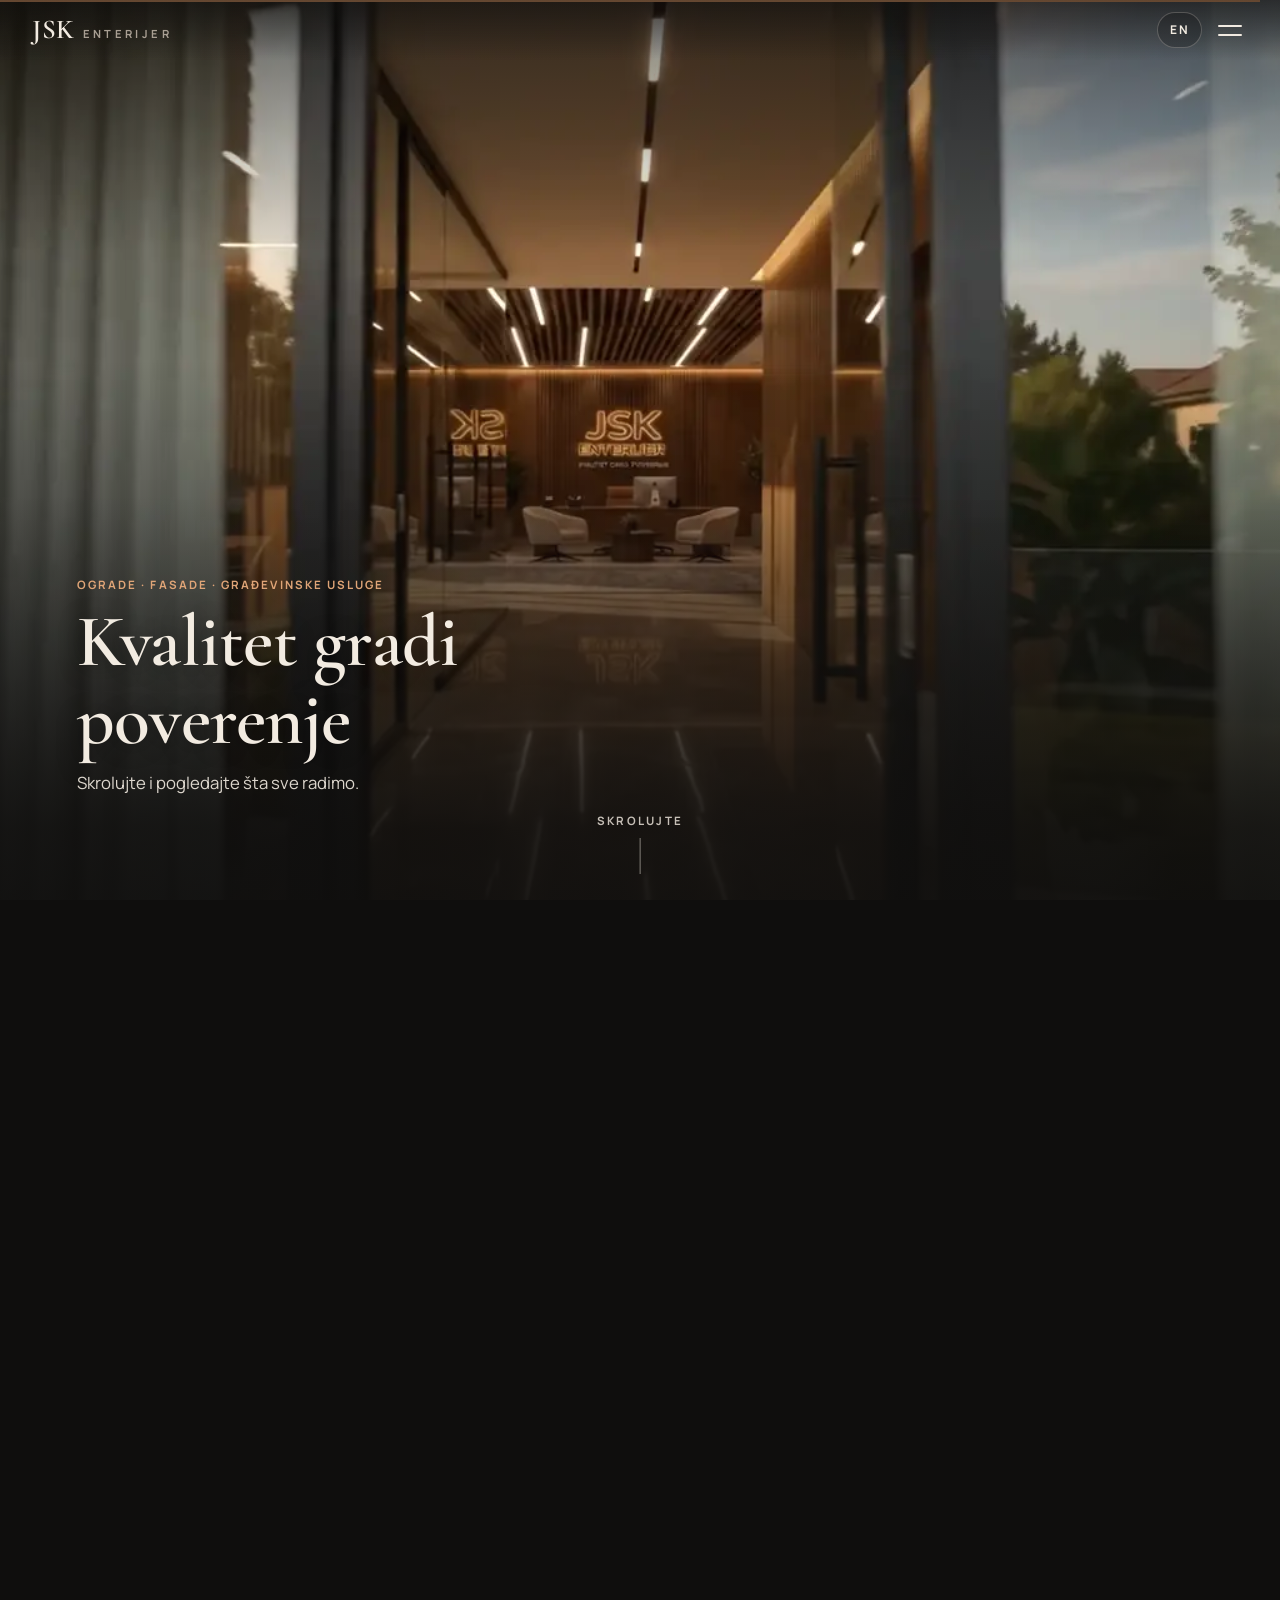
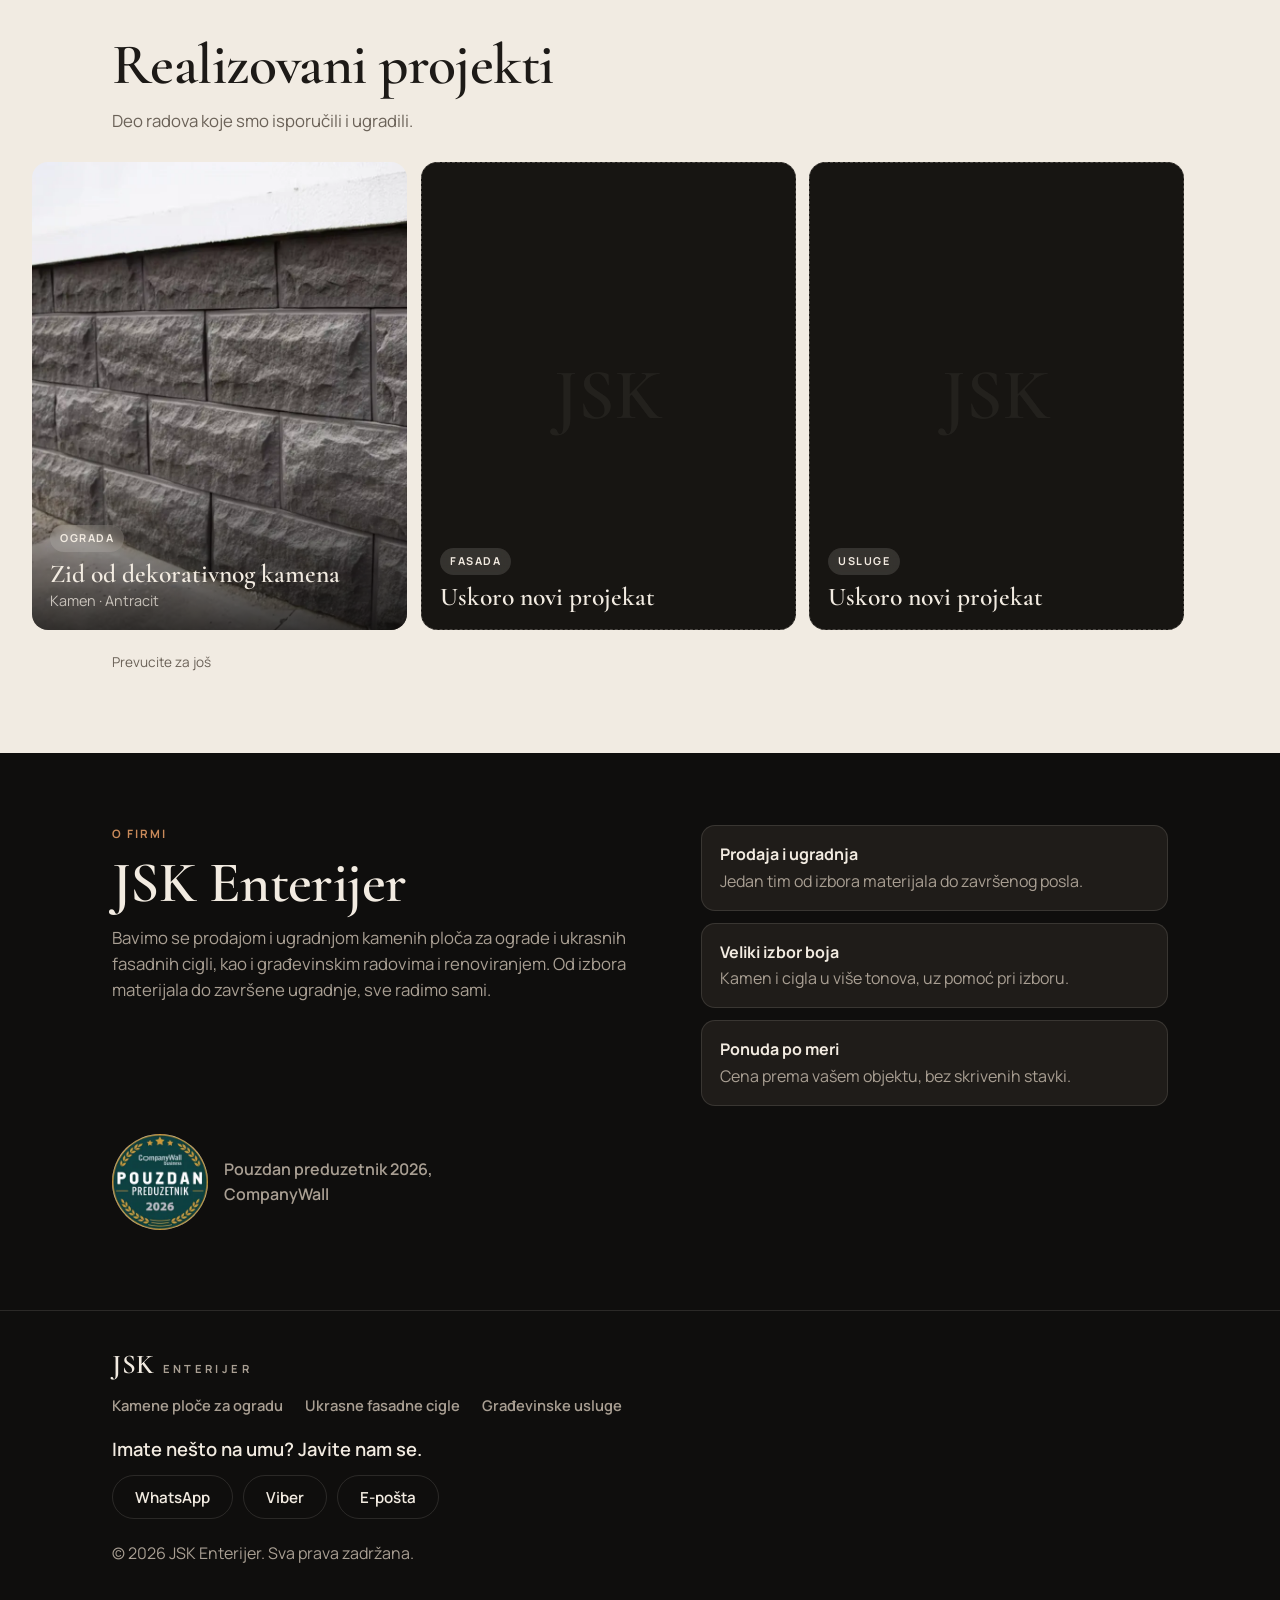
<file: index.html>
<!doctype html>
<html lang="sr-Latn">
<head>
  <meta charset="utf-8">
  <meta name="viewport" content="width=device-width, initial-scale=1, viewport-fit=cover">
  <title>JSK Enterijer — kamene ploče za ogradu, ukrasne fasadne cigle, građevinske usluge</title>
  <meta name="description" content="JSK Enterijer: kamene ploče za ogradu, ukrasne fasadne cigle i građevinske usluge (renoviranje, adaptacije). Prodaja, ugradnja i okvirna ponuda online.">
  <meta name="theme-color" content="#0f0e0d">
  <link rel="icon" href="assets/img/favicon.svg" type="image/svg+xml">
  <link rel="preconnect" href="https://fonts.googleapis.com">
  <link rel="preconnect" href="https://fonts.gstatic.com" crossorigin>
  <link rel="stylesheet" href="https://fonts.googleapis.com/css2?family=Cormorant+Garamond:wght@500;600&family=Manrope:wght@400;500;600;700&display=swap">
  <!-- Dva paketa animacije: uspravni (telefon) i široki 16:9 (računar); preuzima se samo onaj koji odgovara ekranu -->
  <link rel="preload" as="image" href="assets/frames/scroll/0001.webp" media="not all and (min-aspect-ratio: 1/1)">
  <link rel="preload" as="image" href="assets/frames/wide/0001.webp" media="(min-aspect-ratio: 1/1)">
  <!-- Skripte i prvi frejmovi animacije se traže odmah, ne tek kad se izvrši lanac import-a -->
  <link rel="modulepreload" href="assets/js/config.js">
  <link rel="modulepreload" href="assets/js/store.js">
  <link rel="modulepreload" href="assets/js/i18n.js">
  <link rel="modulepreload" href="assets/js/whatsapp.js">
  <link rel="modulepreload" href="assets/js/hero.js">
  <link rel="modulepreload" href="assets/js/projects.js">
  <link rel="preload" as="fetch" href="assets/frames/scroll/manifest.json" crossorigin media="not all and (min-aspect-ratio: 1/1)">
  <link rel="preload" as="fetch" href="assets/frames/scroll/0002.webp" fetchpriority="low" crossorigin media="not all and (min-aspect-ratio: 1/1)">
  <link rel="preload" as="fetch" href="assets/frames/scroll/0003.webp" fetchpriority="low" crossorigin media="not all and (min-aspect-ratio: 1/1)">
  <link rel="preload" as="fetch" href="assets/frames/scroll/0004.webp" fetchpriority="low" crossorigin media="not all and (min-aspect-ratio: 1/1)">
  <link rel="preload" as="fetch" href="assets/frames/scroll/0005.webp" fetchpriority="low" crossorigin media="not all and (min-aspect-ratio: 1/1)">
  <link rel="preload" as="fetch" href="assets/frames/scroll/0006.webp" fetchpriority="low" crossorigin media="not all and (min-aspect-ratio: 1/1)">
  <link rel="preload" as="fetch" href="assets/frames/scroll/0007.webp" fetchpriority="low" crossorigin media="not all and (min-aspect-ratio: 1/1)">
  <link rel="preload" as="fetch" href="assets/frames/scroll/0008.webp" fetchpriority="low" crossorigin media="not all and (min-aspect-ratio: 1/1)">
  <link rel="preload" as="fetch" href="assets/frames/scroll/0009.webp" fetchpriority="low" crossorigin media="not all and (min-aspect-ratio: 1/1)">
  <link rel="preload" as="fetch" href="assets/frames/scroll/0010.webp" fetchpriority="low" crossorigin media="not all and (min-aspect-ratio: 1/1)">
  <link rel="preload" as="fetch" href="assets/frames/scroll/0011.webp" fetchpriority="low" crossorigin media="not all and (min-aspect-ratio: 1/1)">
  <link rel="preload" as="fetch" href="assets/frames/scroll/0012.webp" fetchpriority="low" crossorigin media="not all and (min-aspect-ratio: 1/1)">
  <link rel="preload" as="fetch" href="assets/frames/wide/manifest.json" crossorigin media="(min-aspect-ratio: 1/1)">
  <link rel="preload" as="fetch" href="assets/frames/wide/0002.webp" fetchpriority="low" crossorigin media="(min-aspect-ratio: 1/1)">
  <link rel="preload" as="fetch" href="assets/frames/wide/0003.webp" fetchpriority="low" crossorigin media="(min-aspect-ratio: 1/1)">
  <link rel="preload" as="fetch" href="assets/frames/wide/0004.webp" fetchpriority="low" crossorigin media="(min-aspect-ratio: 1/1)">
  <link rel="preload" as="fetch" href="assets/frames/wide/0005.webp" fetchpriority="low" crossorigin media="(min-aspect-ratio: 1/1)">
  <link rel="preload" as="fetch" href="assets/frames/wide/0006.webp" fetchpriority="low" crossorigin media="(min-aspect-ratio: 1/1)">
  <link rel="preload" as="fetch" href="assets/frames/wide/0007.webp" fetchpriority="low" crossorigin media="(min-aspect-ratio: 1/1)">
  <link rel="preload" as="fetch" href="assets/frames/wide/0008.webp" fetchpriority="low" crossorigin media="(min-aspect-ratio: 1/1)">
  <link rel="preload" as="fetch" href="assets/frames/wide/0009.webp" fetchpriority="low" crossorigin media="(min-aspect-ratio: 1/1)">
  <link rel="preload" as="fetch" href="assets/frames/wide/0010.webp" fetchpriority="low" crossorigin media="(min-aspect-ratio: 1/1)">
  <link rel="preload" as="fetch" href="assets/frames/wide/0011.webp" fetchpriority="low" crossorigin media="(min-aspect-ratio: 1/1)">
  <link rel="preload" as="fetch" href="assets/frames/wide/0012.webp" fetchpriority="low" crossorigin media="(min-aspect-ratio: 1/1)">
  <link rel="stylesheet" href="assets/css/style.css">
  <script type="module" src="assets/js/main.js"></script>
</head>
<body>
  <a class="skip-link" href="#projekti" data-i18n="hero.skip">Preskoči animaciju</a>

  <header class="site-header">
    <a class="brand" href="#pocetak" aria-label="JSK Enterijer">
      <span class="brand-mark">JSK</span>
      <span class="brand-name">Enterijer</span>
    </a>
    <div class="header-actions">
      <button class="lang-pill" type="button" data-lang-toggle data-i18n-attr="aria-label:menu.switchLang">EN</button>
      <button class="menu-btn" type="button" aria-expanded="false" aria-controls="menu" data-i18n-attr="aria-label:menu.open">
        <span></span><span></span>
      </button>
    </div>
  </header>

  <div id="menu" class="menu" inert>
    <nav class="menu-nav">
      <a href="#pocetak" data-i18n="nav.home">Početna</a>
      <a href="ograde/" data-i18n="nav.ograde">Kamene ploče za ogradu</a>
      <a href="fasade/" data-i18n="nav.fasade">Ukrasne fasadne cigle</a>
      <a href="usluge/" data-i18n="nav.usluge">Građevinske usluge</a>
      <a href="#projekti" data-i18n="nav.projects">Realizovani projekti</a>
      <a href="#o-nama" data-i18n="nav.about">O firmi</a>
    </nav>
    <div class="menu-foot">
      <p class="eyebrow" data-i18n="menu.language">Jezik</p>
      <div class="lang-switch" role="group">
        <button type="button" data-lang="sr" aria-pressed="true">Srpski</button>
        <button type="button" data-lang="en" aria-pressed="false">English</button>
      </div>
      <a class="btn btn-block" href="#" data-wa="wa.general" target="_blank" rel="noopener" data-i18n="menu.cta">Zatražite ponudu</a>
      <p class="menu-note" data-i18n="menu.note">Prodaja i ugradnja</p>
    </div>
  </div>

  <main>
    <section id="pocetak" class="hero" data-i18n-attr="aria-label:hero.label">
      <div class="hero-sticky">
        <div class="hero-stage">
          <canvas class="hero-canvas" aria-hidden="true"></canvas>
          <div class="hero-shade" aria-hidden="true"></div>
          <div class="hero-loader" aria-hidden="true"><span></span></div>

          <div class="intro is-active">
            <p class="eyebrow" data-i18n="hero.kicker">Ograde · Fasade · Građevinske usluge</p>
            <h1 data-i18n="hero.title">Kvalitet gradi poverenje</h1>
            <p class="lead" data-i18n="hero.lead">Skrolujte i pogledajte šta sve radimo.</p>
          </div>

          <div class="scroll-hint" aria-hidden="true">
            <span data-i18n="hero.scroll">Skrolujte</span>
            <i></i>
          </div>

          <a class="hero-next" href="#delatnost">
            <span data-i18n="hero.next">Čime se bavimo</span>
            <svg viewBox="0 0 24 24" aria-hidden="true"><path fill="none" stroke="currentColor" stroke-width="2" stroke-linecap="round" stroke-linejoin="round" d="M12 5v14m-6-6 6 6 6-6"/></svg>
          </a>
        </div>
      </div>
    </section>

    <section id="delatnost" class="section section-dark">
      <div class="wrap">
        <p class="eyebrow" data-i18n="biz.kicker">Čime se bavimo</p>
        <h2 data-i18n="biz.title">Šta radimo</h2>
        <p class="lead" data-i18n="biz.lead">Izaberite oblast i saznajte više.</p>
        <div class="cards">
          <a class="card" href="ograde/">
            <img src="assets/img/card-ograde.webp" width="800" height="1000" alt="" loading="lazy" decoding="async">
            <span class="card-body">
              <span class="card-num">01</span>
              <h3 data-i18n="card.ograde.t">Kamene ploče za ogradu</h3>
              <span class="card-text" data-i18n="card.ograde.d">Izgled prirodnog kamena za ograde, stubove i zidove.</span>
              <span class="card-more"><span data-i18n="card.more">Saznajte više</span><svg viewBox="0 0 24 24" aria-hidden="true"><path fill="none" stroke="currentColor" stroke-width="2" stroke-linecap="round" stroke-linejoin="round" d="M5 12h14m-6-6 6 6-6 6"/></svg></span>
            </span>
          </a>
          <a class="card" href="fasade/">
            <img src="assets/img/card-fasade.webp" width="800" height="1000" alt="" loading="lazy" decoding="async">
            <span class="card-body">
              <span class="card-num">02</span>
              <h3 data-i18n="card.fasade.t">Ukrasne fasadne cigle</h3>
              <span class="card-text" data-i18n="card.fasade.d">Cigla za fasade i akcente, u više boja.</span>
              <span class="card-more"><span data-i18n="card.more">Saznajte više</span><svg viewBox="0 0 24 24" aria-hidden="true"><path fill="none" stroke="currentColor" stroke-width="2" stroke-linecap="round" stroke-linejoin="round" d="M5 12h14m-6-6 6 6-6 6"/></svg></span>
            </span>
          </a>
          <a class="card" href="usluge/">
            <img src="assets/img/card-usluge.webp" width="800" height="1000" alt="" loading="lazy" decoding="async">
            <span class="card-body">
              <span class="card-num">03</span>
              <h3 data-i18n="card.usluge.t">Građevinske usluge</h3>
              <span class="card-text" data-i18n="card.usluge.d">Renoviranje i adaptacije, od ideje do završetka.</span>
              <span class="card-more"><span data-i18n="card.more">Saznajte više</span><svg viewBox="0 0 24 24" aria-hidden="true"><path fill="none" stroke="currentColor" stroke-width="2" stroke-linecap="round" stroke-linejoin="round" d="M5 12h14m-6-6 6 6-6 6"/></svg></span>
            </span>
          </a>
        </div>
      </div>
    </section>

    <section id="projekti" class="section section-light">
      <div class="wrap">
        <p class="eyebrow" data-i18n="projects.kicker">Portfolio</p>
        <h2 data-i18n="projects.title">Realizovani projekti</h2>
        <p class="lead" data-i18n="projects.lead">Deo radova koje smo isporučili i ugradili.</p>
      </div>
      <div class="projects-track"></div>
      <p class="wrap swipe-hint" data-i18n="projects.swipe">Prevucite za još</p>
    </section>

    <section id="o-nama" class="section section-dark">
      <div class="wrap about">
        <div>
          <p class="eyebrow" data-i18n="about.kicker">O firmi</p>
          <h2 data-i18n="about.title">JSK Enterijer</h2>
          <p class="lead" data-i18n="about.text"></p>
        </div>
        <ul class="points">
          <li><strong data-i18n="about.p1t"></strong><span data-i18n="about.p1"></span></li>
          <li><strong data-i18n="about.p2t"></strong><span data-i18n="about.p2"></span></li>
          <li><strong data-i18n="about.p3t"></strong><span data-i18n="about.p3"></span></li>
        </ul>
        <figure class="badge">
          <img src="assets/img/pouzdan-preduzetnik-2026.webp" width="112" height="112" alt="" loading="lazy">
          <figcaption data-i18n="about.badge">Pouzdan preduzetnik 2026, CompanyWall</figcaption>
        </figure>
      </div>
    </section>
  </main>

  <footer class="site-footer">
    <div class="wrap">
      <p class="brand"><span class="brand-mark">JSK</span><span class="brand-name">Enterijer</span></p>
      <nav class="footer-links">
        <a href="ograde/" data-i18n="nav.ograde">Kamene ploče za ogradu</a>
        <a href="fasade/" data-i18n="nav.fasade">Ukrasne fasadne cigle</a>
        <a href="usluge/" data-i18n="nav.usluge">Građevinske usluge</a>
      </nav>
      <div class="contact">
        <p class="contact-title" data-i18n="footer.contact">Imate nešto na umu? Javite nam se.</p>
        <div class="contact-row">
          <a class="contact-link" href="#" data-wa="wa.general" target="_blank" rel="noopener">WhatsApp</a>
          <a class="contact-link" href="#" data-viber>Viber</a>
          <a class="contact-link" href="#" data-mail><span data-i18n="footer.email">E-pošta</span></a>
        </div>
      </div>
      <p class="muted">© 2026 JSK Enterijer. <span data-i18n="footer.rights">Sva prava zadržana.</span></p>
    </div>
  </footer>
</body>
</html>
</file>
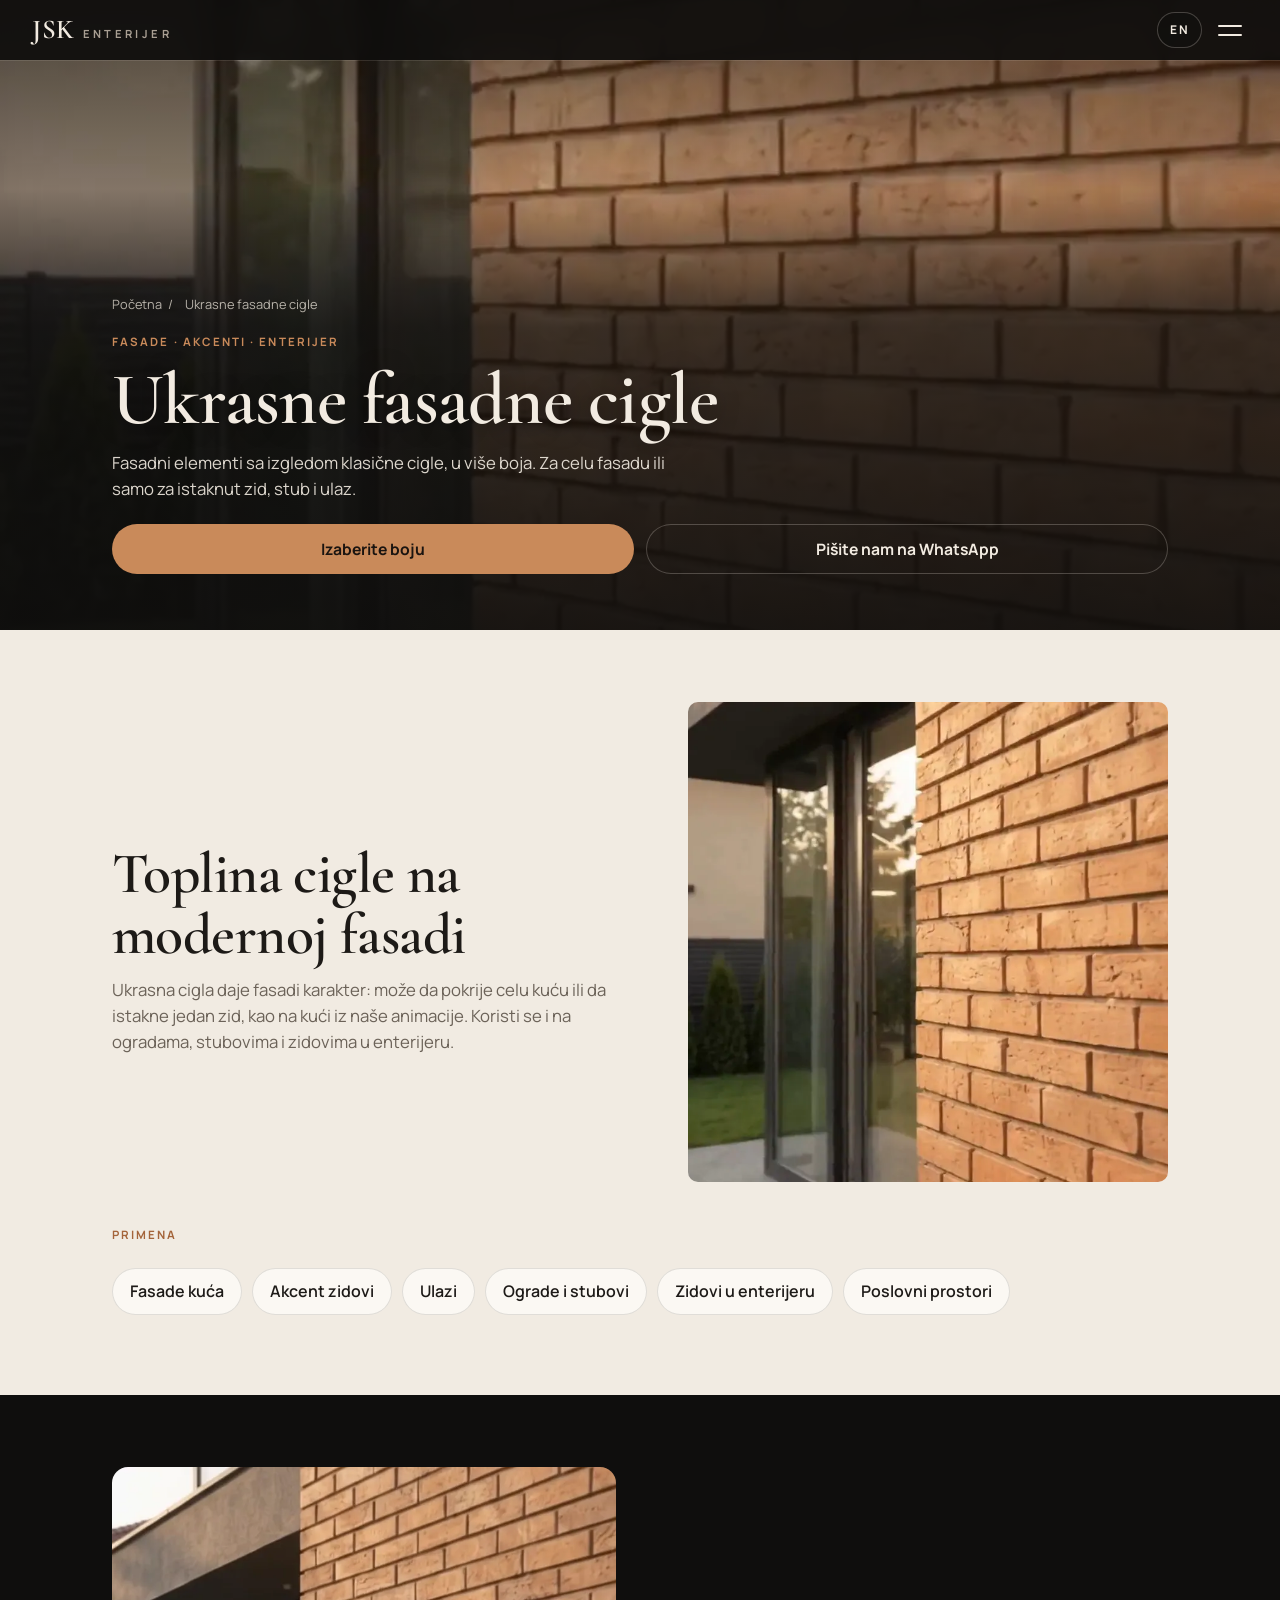
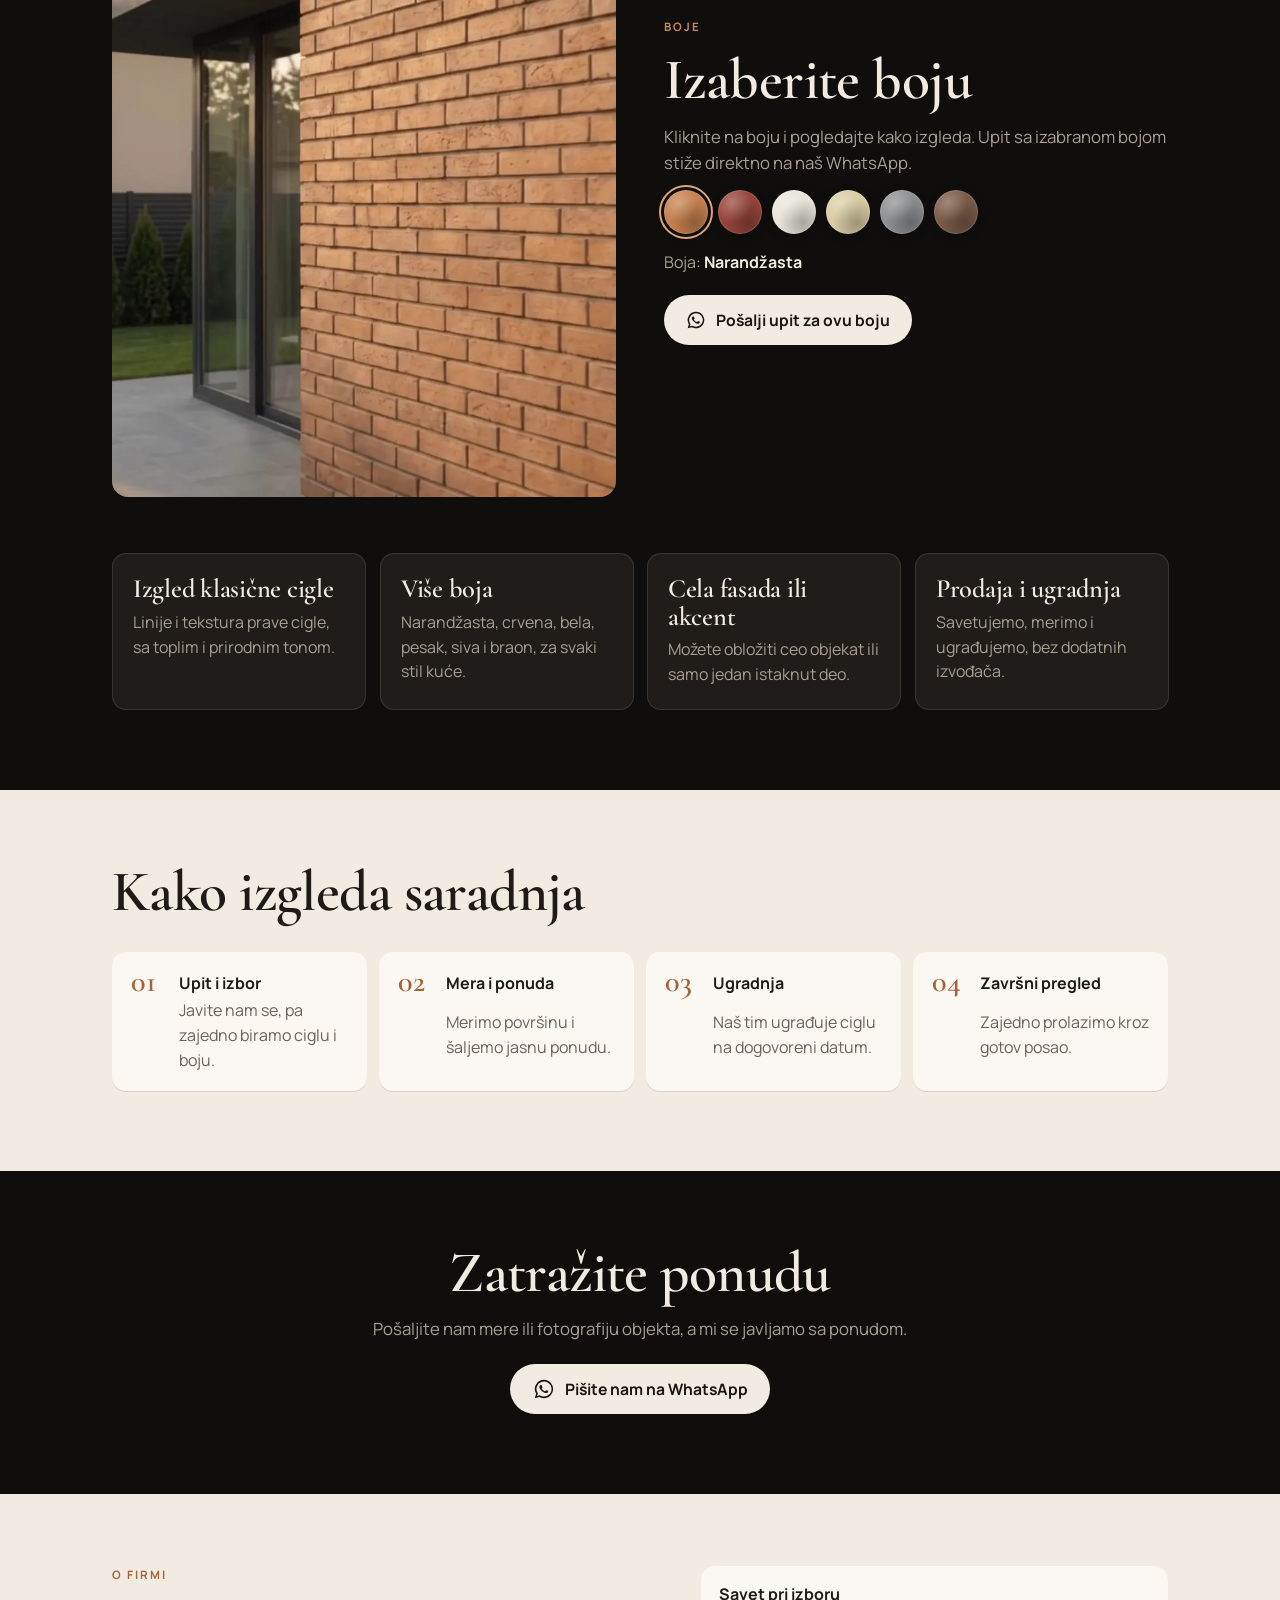
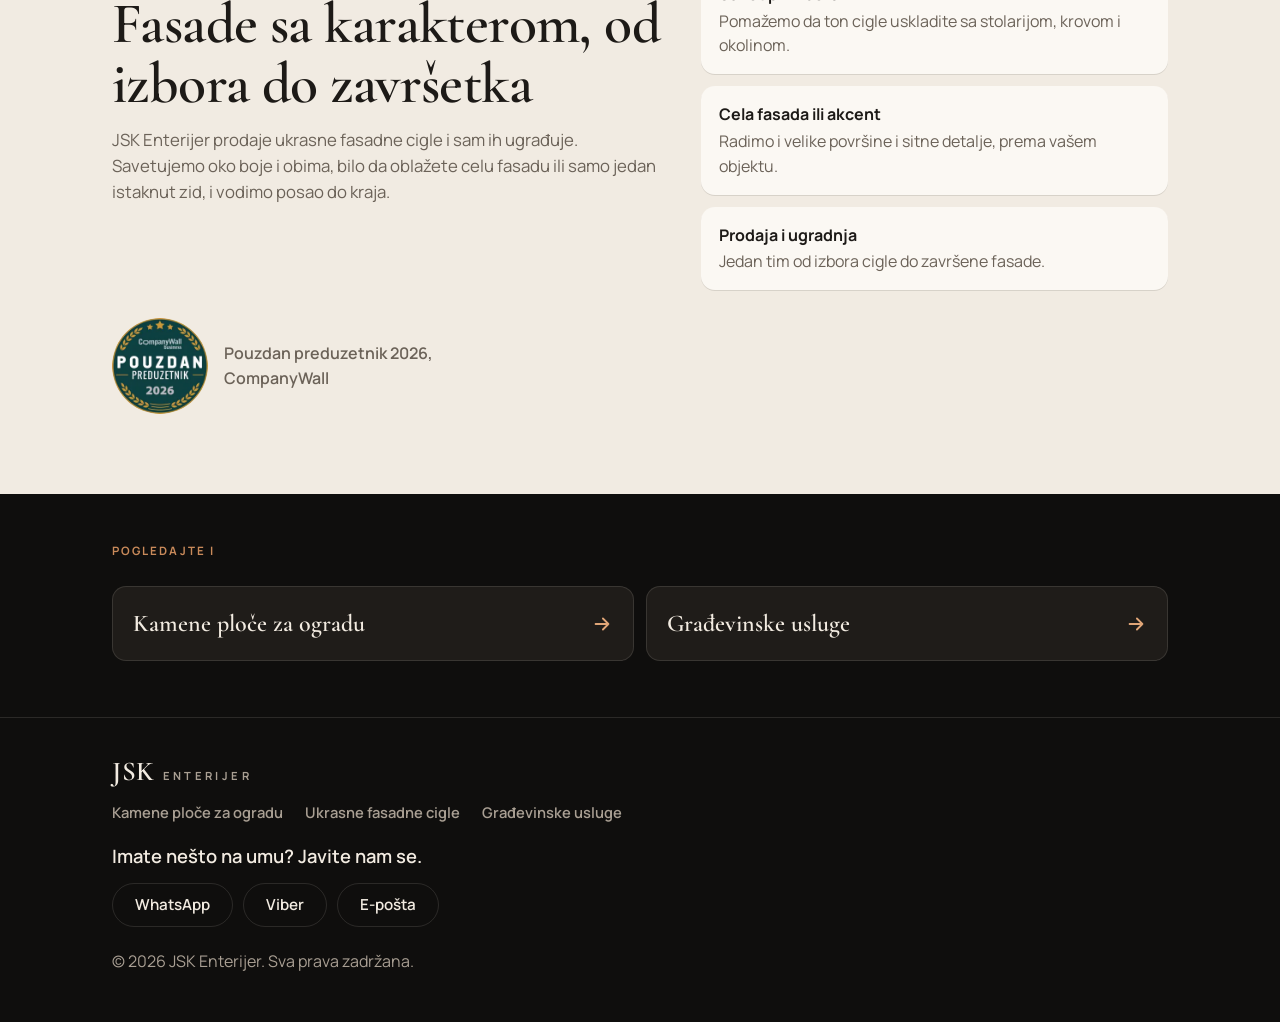
<file: fasade/index.html>
<!doctype html>
<html lang="sr-Latn" data-title="meta.title.fasade">
<head>
  <meta charset="utf-8">
  <meta name="viewport" content="width=device-width, initial-scale=1, viewport-fit=cover">
  <title>Ukrasne fasadne cigle — JSK Enterijer</title>
  <meta name="description" content="Fasadni elementi sa izgledom klasične cigle, u više boja. Za celu fasadu ili samo za istaknut zid, stub i ulaz.">
  <meta name="theme-color" content="#0f0e0d">
  <link rel="icon" href="/assets/img/favicon.svg" type="image/svg+xml">
  <link rel="preconnect" href="https://fonts.googleapis.com">
  <link rel="preconnect" href="https://fonts.gstatic.com" crossorigin>
  <link rel="stylesheet" href="https://fonts.googleapis.com/css2?family=Cormorant+Garamond:wght@500;600&family=Manrope:wght@400;500;600;700&display=swap">
  <link rel="preload" as="image" href="/assets/img/cover-fasade.webp">
  <link rel="stylesheet" href="/assets/css/style.css">
  <script type="module" src="/assets/js/main.js"></script>
</head>
<body>
  <a class="skip-link" href="#sadrzaj">Preskoči na sadržaj</a>

  <header class="site-header">
    <a class="brand" href="/" aria-label="JSK Enterijer">
      <span class="brand-mark">JSK</span>
      <span class="brand-name">Enterijer</span>
    </a>
    <div class="header-actions">
      <button class="lang-pill" type="button" data-lang-toggle data-i18n-attr="aria-label:menu.switchLang">EN</button>
      <button class="menu-btn" type="button" aria-expanded="false" aria-controls="menu" data-i18n-attr="aria-label:menu.open">
        <span></span><span></span>
      </button>
    </div>
  </header>

  <div id="menu" class="menu" inert>
    <nav class="menu-nav">
      <a href="/" data-i18n="nav.home">Početna</a>
      <a href="/ograde/" data-i18n="nav.ograde">Kamene ploče za ogradu</a>
      <a href="/fasade/" data-i18n="nav.fasade">Ukrasne fasadne cigle</a>
      <a href="/usluge/" data-i18n="nav.usluge">Građevinske usluge</a>
      <a href="/#projekti" data-i18n="nav.projects">Realizovani projekti</a>
      <a href="/#o-nama" data-i18n="nav.about">O firmi</a>
    </nav>
    <div class="menu-foot">
      <p class="eyebrow" data-i18n="menu.language">Jezik</p>
      <div class="lang-switch" role="group">
        <button type="button" data-lang="sr" aria-pressed="true">Srpski</button>
        <button type="button" data-lang="en" aria-pressed="false">English</button>
      </div>
      <a class="btn btn-block" href="#" data-wa="wa.general" target="_blank" rel="noopener" data-i18n="menu.cta">Zatražite ponudu</a>
      <p class="menu-note" data-i18n="menu.note">Prodaja i ugradnja</p>
    </div>
  </div>

  <main id="sadrzaj">
    <section class="page-hero">
      <div class="page-hero-bg"><img src="/assets/img/cover-fasade.webp" width="1400" height="875" alt="" fetchpriority="high"></div>
      <div class="wrap">
        <p class="crumbs"><a href="/" data-i18n="page.home">Početna</a><span aria-hidden="true">/</span><span data-i18n="nav.fasade">Ukrasne fasadne cigle</span></p>
        <p class="eyebrow" data-i18n="fs.kicker">Fasade · Akcenti · Enterijer</p>
        <h1 data-i18n="fs.title">Ukrasne fasadne cigle</h1>
        <p class="lead" data-i18n="fs.lead">Fasadni elementi sa izgledom klasične cigle, u više boja. Za celu fasadu ili samo za istaknut zid, stub i ulaz.</p>
        <div class="cta-row">
          <a class="btn" href="#boje" data-i18n="page.pickColor">Izaberite boju</a>
          <a class="btn btn-ghost" href="#" data-wa="fs.title" data-wa-color target="_blank" rel="noopener" data-i18n="page.write">Pišite nam na WhatsApp</a>
        </div>
      </div>
    </section>

    <section class="section section-light">
      <div class="wrap">
        <div class="split">
          <div>
            <p class="eyebrow" data-i18n="page.about">O proizvodu</p>
            <h2 data-i18n="fs.aboutTitle">Toplina cigle na modernoj fasadi</h2>
            <p class="lead" data-i18n="fs.aboutText">Ukrasna cigla daje fasadi karakter: može da pokrije celu kuću ili da istakne jedan zid, kao na kući iz naše animacije. Koristi se i na ogradama, stubovima i zidovima u enterijeru.</p>
          </div>
          <div class="gallery gallery-one">
          <img src="/assets/img/fasada-2.webp" width="800" height="800" alt="" loading="lazy" decoding="async" data-i18n-attr="alt:fs.title">
          </div>
        </div>
        <div class="use">
          <p class="eyebrow" data-i18n="page.use">Primena</p>
          <ul class="tags">
            <li data-i18n="fs.u1">Fasade kuća</li>
            <li data-i18n="fs.u2">Akcent zidovi</li>
            <li data-i18n="fs.u3">Ulazi</li>
            <li data-i18n="fs.u4">Ograde i stubovi</li>
            <li data-i18n="fs.u5">Zidovi u enterijeru</li>
            <li data-i18n="fs.u6">Poslovni prostori</li>
          </ul>
        </div>
      </div>
    </section>

    <section id="boje" class="section section-dark">
      <div class="wrap">
        <div class="colorway" data-product="cigla">
          <div class="colorway-media"><img src="/assets/img/fasada-1.webp" width="800" height="800" alt="" loading="lazy" decoding="async"></div>
          <div class="colorway-body">
            <p class="eyebrow" data-i18n="page.colorKicker">Boje</p>
            <h2 data-i18n="page.colorTitle">Izaberite boju</h2>
            <p class="lead" data-i18n="page.colorLead">Kliknite na boju i pogledajte kako izgleda. Upit sa izabranom bojom stiže direktno na naš WhatsApp.</p>
            <div class="swatches" role="radiogroup" data-i18n-attr="aria-label:page.colorTitle"></div>
            <p class="colorway-label"><span data-i18n="wa.color">Boja</span>: <strong class="colorway-name"></strong></p>
          <a class="btn btn-wa" href="#" data-wa="fs.title" data-wa-color target="_blank" rel="noopener"><svg viewBox="0 0 24 24" aria-hidden="true"><path fill="currentColor" d="M12 2a10 10 0 0 0-8.6 15.1L2 22l5-1.3A10 10 0 1 0 12 2Zm0 18.2a8.2 8.2 0 0 1-4.2-1.2l-.3-.2-3 .8.8-2.9-.2-.3A8.2 8.2 0 1 1 12 20.2Zm4.5-6.1c-.2-.1-1.5-.7-1.7-.8-.2-.1-.4-.1-.6.1l-.8 1c-.1.2-.3.2-.5.1a6.7 6.7 0 0 1-3.3-2.9c-.3-.4.3-.4.7-1.3.1-.2 0-.3 0-.4l-.8-1.8c-.2-.5-.4-.4-.6-.4h-.5c-.2 0-.4.1-.6.3-.2.2-.8.8-.8 1.9s.8 2.2.9 2.4c.1.1 1.6 2.5 4 3.5 1.5.6 2 .7 2.8.6.5-.1 1.5-.6 1.7-1.2.2-.6.2-1.1.2-1.2-.1-.1-.3-.2-.5-.3Z"/></svg><span data-i18n="page.colorSend">Pošalji upit za ovu boju</span></a>
          </div>
        </div>
        <div class="features">
          <div class="feature"><h3 data-i18n="fs.f1t">Izgled klasične cigle</h3><p data-i18n="fs.f1">Linije i tekstura prave cigle, sa toplim i prirodnim tonom.</p></div>
          <div class="feature"><h3 data-i18n="fs.f2t">Više boja</h3><p data-i18n="fs.f2">Narandžasta, crvena, bela, pesak, siva i braon, za svaki stil kuće.</p></div>
          <div class="feature"><h3 data-i18n="fs.f3t">Cela fasada ili akcent</h3><p data-i18n="fs.f3">Možete obložiti ceo objekat ili samo jedan istaknut deo.</p></div>
          <div class="feature"><h3 data-i18n="fs.f4t">Prodaja i ugradnja</h3><p data-i18n="fs.f4">Savetujemo, merimo i ugrađujemo, bez dodatnih izvođača.</p></div>
        </div>
      </div>
    </section>

    <section class="section section-light">
      <div class="wrap">
        <h2 data-i18n="fs.stepsTitle">Kako izgleda saradnja</h2>
        <ol class="steps steps-4">
          <li><strong data-i18n="fs.s1t">Upit i izbor</strong><span data-i18n="fs.s1">Javite nam se, pa zajedno biramo ciglu i boju.</span></li>
          <li><strong data-i18n="fs.s2t">Mera i ponuda</strong><span data-i18n="fs.s2">Merimo površinu i šaljemo jasnu ponudu.</span></li>
          <li><strong data-i18n="fs.s3t">Ugradnja</strong><span data-i18n="fs.s3">Naš tim ugrađuje ciglu na dogovoreni datum.</span></li>
          <li><strong data-i18n="fs.s4t">Završni pregled</strong><span data-i18n="fs.s4">Zajedno prolazimo kroz gotov posao.</span></li>
        </ol>
      </div>
    </section>

    <section class="section section-dark">
      <div class="wrap">
        <div class="cta-band">
          <h2 data-i18n="page.ctaTitle">Zatražite ponudu</h2>
          <p class="lead" data-i18n="page.ctaText">Pošaljite nam mere ili fotografiju objekta, a mi se javljamo sa ponudom.</p>
          <div class="cta-row">
          <a class="btn btn-wa" href="#" data-wa="fs.title" data-wa-color target="_blank" rel="noopener"><svg viewBox="0 0 24 24" aria-hidden="true"><path fill="currentColor" d="M12 2a10 10 0 0 0-8.6 15.1L2 22l5-1.3A10 10 0 1 0 12 2Zm0 18.2a8.2 8.2 0 0 1-4.2-1.2l-.3-.2-3 .8.8-2.9-.2-.3A8.2 8.2 0 1 1 12 20.2Zm4.5-6.1c-.2-.1-1.5-.7-1.7-.8-.2-.1-.4-.1-.6.1l-.8 1c-.1.2-.3.2-.5.1a6.7 6.7 0 0 1-3.3-2.9c-.3-.4.3-.4.7-1.3.1-.2 0-.3 0-.4l-.8-1.8c-.2-.5-.4-.4-.6-.4h-.5c-.2 0-.4.1-.6.3-.2.2-.8.8-.8 1.9s.8 2.2.9 2.4c.1.1 1.6 2.5 4 3.5 1.5.6 2 .7 2.8.6.5-.1 1.5-.6 1.7-1.2.2-.6.2-1.1.2-1.2-.1-.1-.3-.2-.5-.3Z"/></svg><span data-i18n="page.write">Pišite nam na WhatsApp</span></a>
          </div>
        </div>
      </div>
    </section>

    <section class="section section-light firm">
      <div class="wrap about">
        <div>
          <p class="eyebrow" data-i18n="page.firmKicker">O firmi</p>
          <h2 data-i18n="fs.firmTitle">Fasade sa karakterom, od izbora do završetka</h2>
          <p class="lead" data-i18n="fs.firmText">JSK Enterijer prodaje ukrasne fasadne cigle i sam ih ugrađuje. Savetujemo oko boje i obima, bilo da oblažete celu fasadu ili samo jedan istaknut zid, i vodimo posao do kraja.</p>
        </div>
        <ul class="points">
          <li><strong data-i18n="fs.fp1t">Savet pri izboru</strong><span data-i18n="fs.fp1">Pomažemo da ton cigle uskladite sa stolarijom, krovom i okolinom.</span></li>
          <li><strong data-i18n="fs.fp2t">Cela fasada ili akcent</strong><span data-i18n="fs.fp2">Radimo i velike površine i sitne detalje, prema vašem objektu.</span></li>
          <li><strong data-i18n="fs.fp3t">Prodaja i ugradnja</strong><span data-i18n="fs.fp3">Jedan tim od izbora cigle do završene fasade.</span></li>
        </ul>
        <figure class="badge">
          <img src="/assets/img/pouzdan-preduzetnik-2026.webp" width="112" height="112" alt="" loading="lazy">
          <figcaption data-i18n="about.badge">Pouzdan preduzetnik 2026, CompanyWall</figcaption>
        </figure>
      </div>
    </section>

    <section class="section section-dark section-tight">
      <div class="wrap">
        <p class="eyebrow" data-i18n="page.more">Pogledajte i</p>
        <div class="more-links">
          <a class="more-link" href="/ograde/"><span data-i18n="nav.ograde">Kamene ploče za ogradu</span><svg viewBox="0 0 24 24" aria-hidden="true"><path fill="none" stroke="currentColor" stroke-width="2" stroke-linecap="round" stroke-linejoin="round" d="M5 12h14m-6-6 6 6-6 6"/></svg></a>
          <a class="more-link" href="/usluge/"><span data-i18n="nav.usluge">Građevinske usluge</span><svg viewBox="0 0 24 24" aria-hidden="true"><path fill="none" stroke="currentColor" stroke-width="2" stroke-linecap="round" stroke-linejoin="round" d="M5 12h14m-6-6 6 6-6 6"/></svg></a>
        </div>
      </div>
    </section>
  </main>

  <footer class="site-footer">
    <div class="wrap">
      <p class="brand"><span class="brand-mark">JSK</span><span class="brand-name">Enterijer</span></p>
      <nav class="footer-links">
        <a href="/ograde/" data-i18n="nav.ograde">Kamene ploče za ogradu</a>
        <a href="/fasade/" data-i18n="nav.fasade">Ukrasne fasadne cigle</a>
        <a href="/usluge/" data-i18n="nav.usluge">Građevinske usluge</a>
      </nav>
      <div class="contact">
        <p class="contact-title" data-i18n="footer.contact">Imate nešto na umu? Javite nam se.</p>
        <div class="contact-row">
          <a class="contact-link" href="#" data-wa="wa.general" target="_blank" rel="noopener">WhatsApp</a>
          <a class="contact-link" href="#" data-viber>Viber</a>
          <a class="contact-link" href="#" data-mail><span data-i18n="footer.email">E-pošta</span></a>
        </div>
      </div>
      <p class="muted">© 2026 JSK Enterijer. <span data-i18n="footer.rights">Sva prava zadržana.</span></p>
    </div>
  </footer>
</body>
</html>
</file>
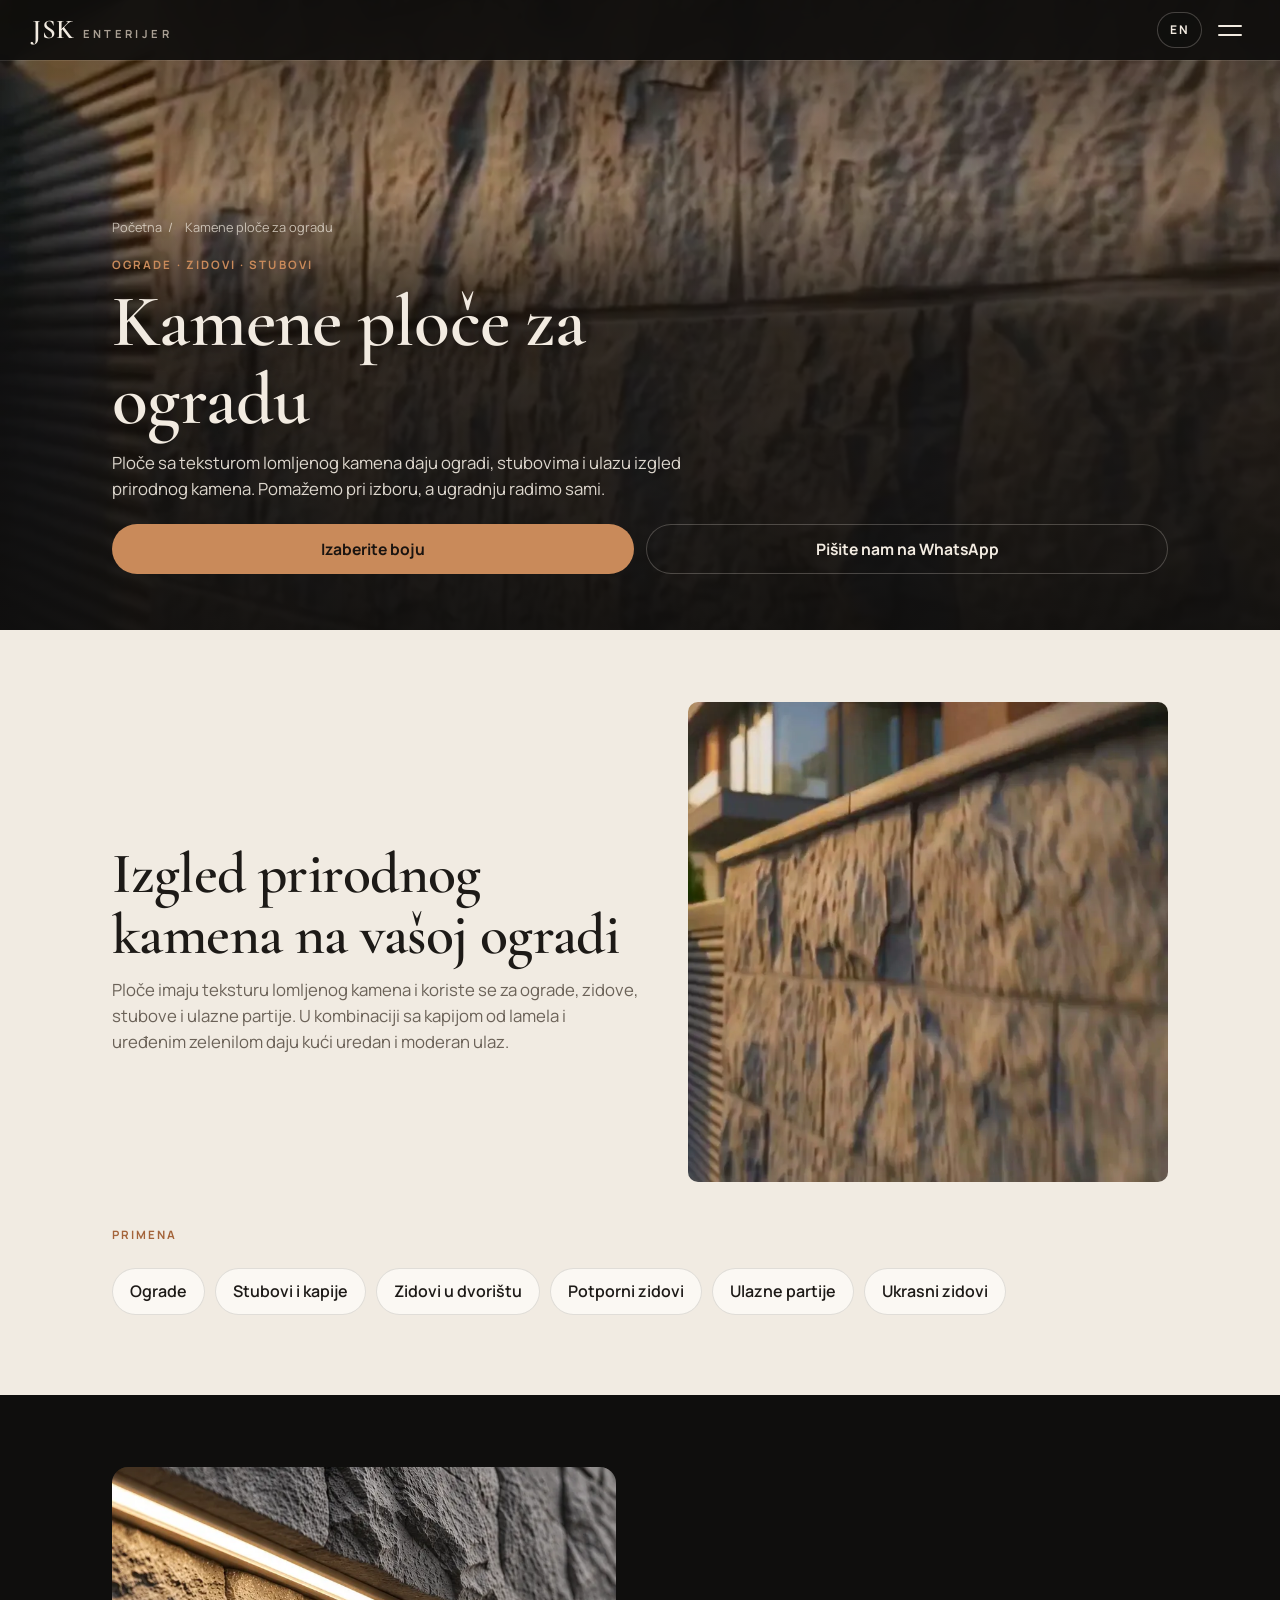
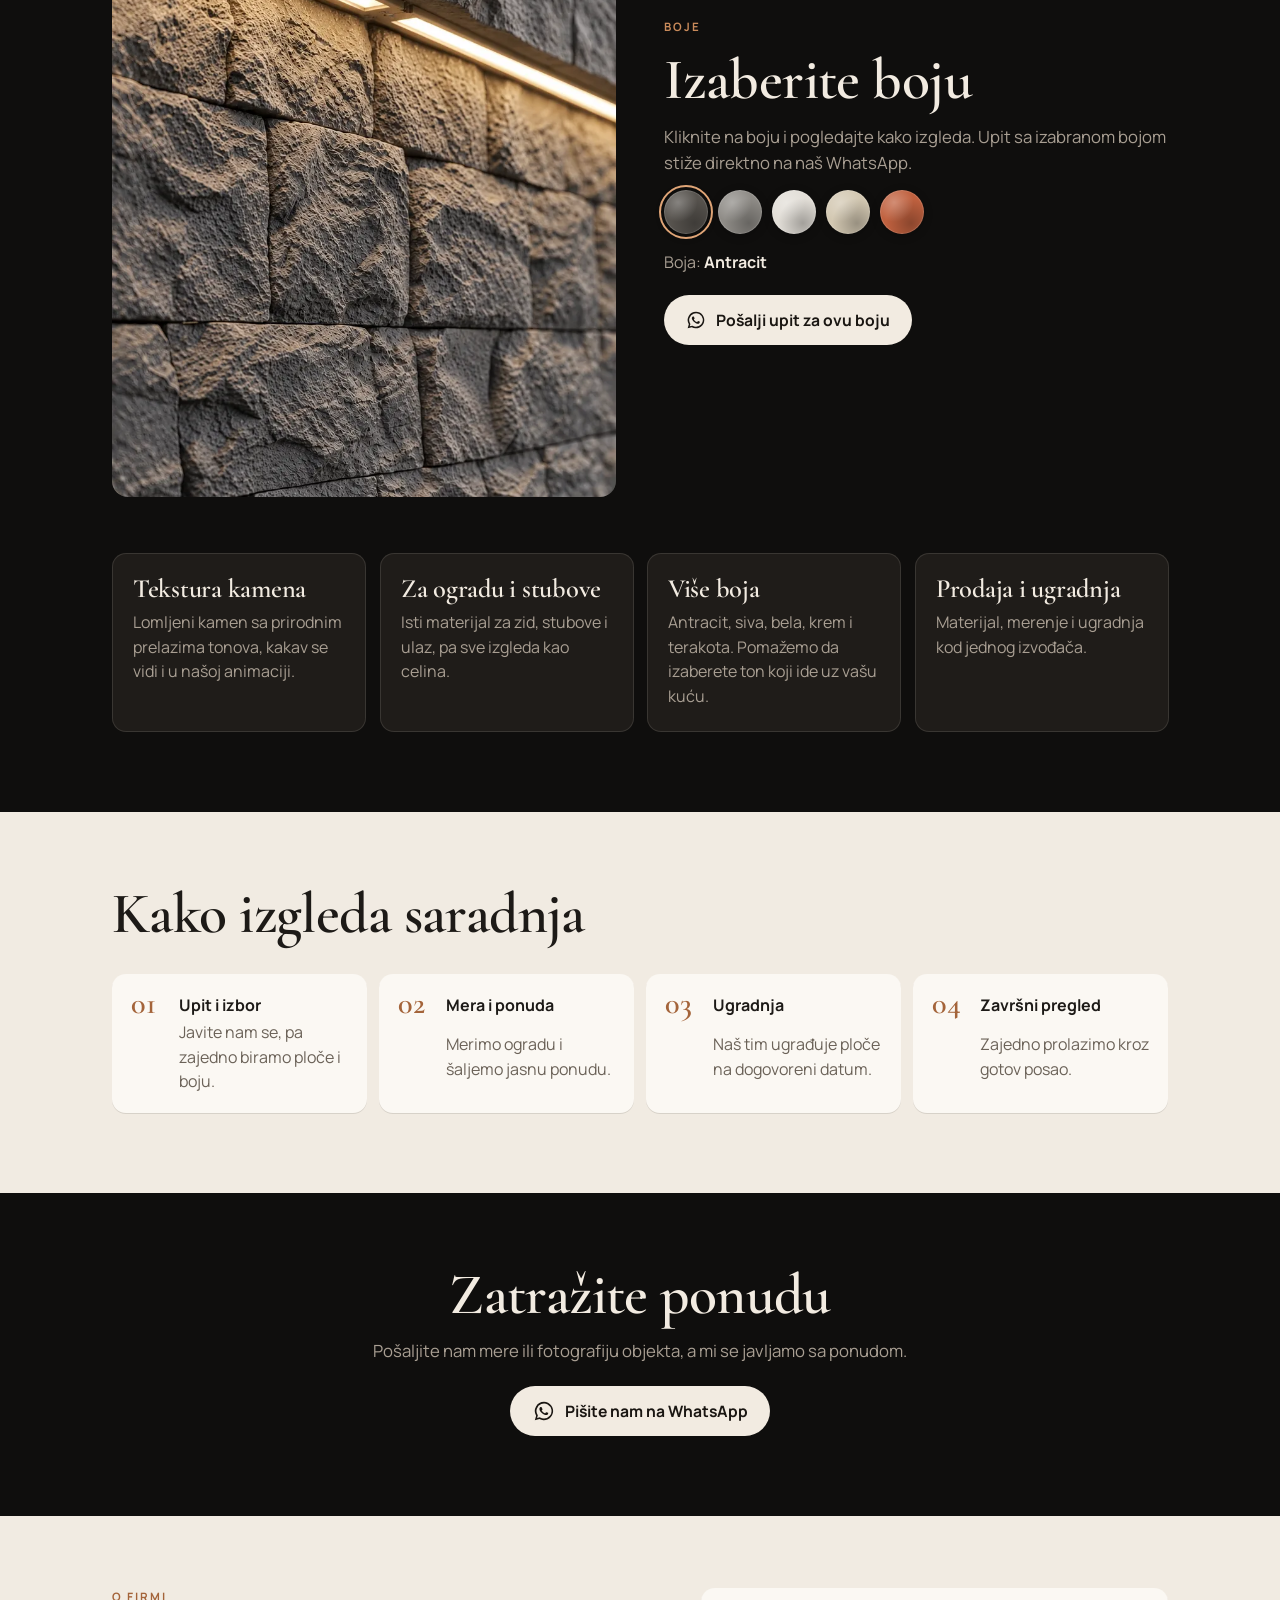
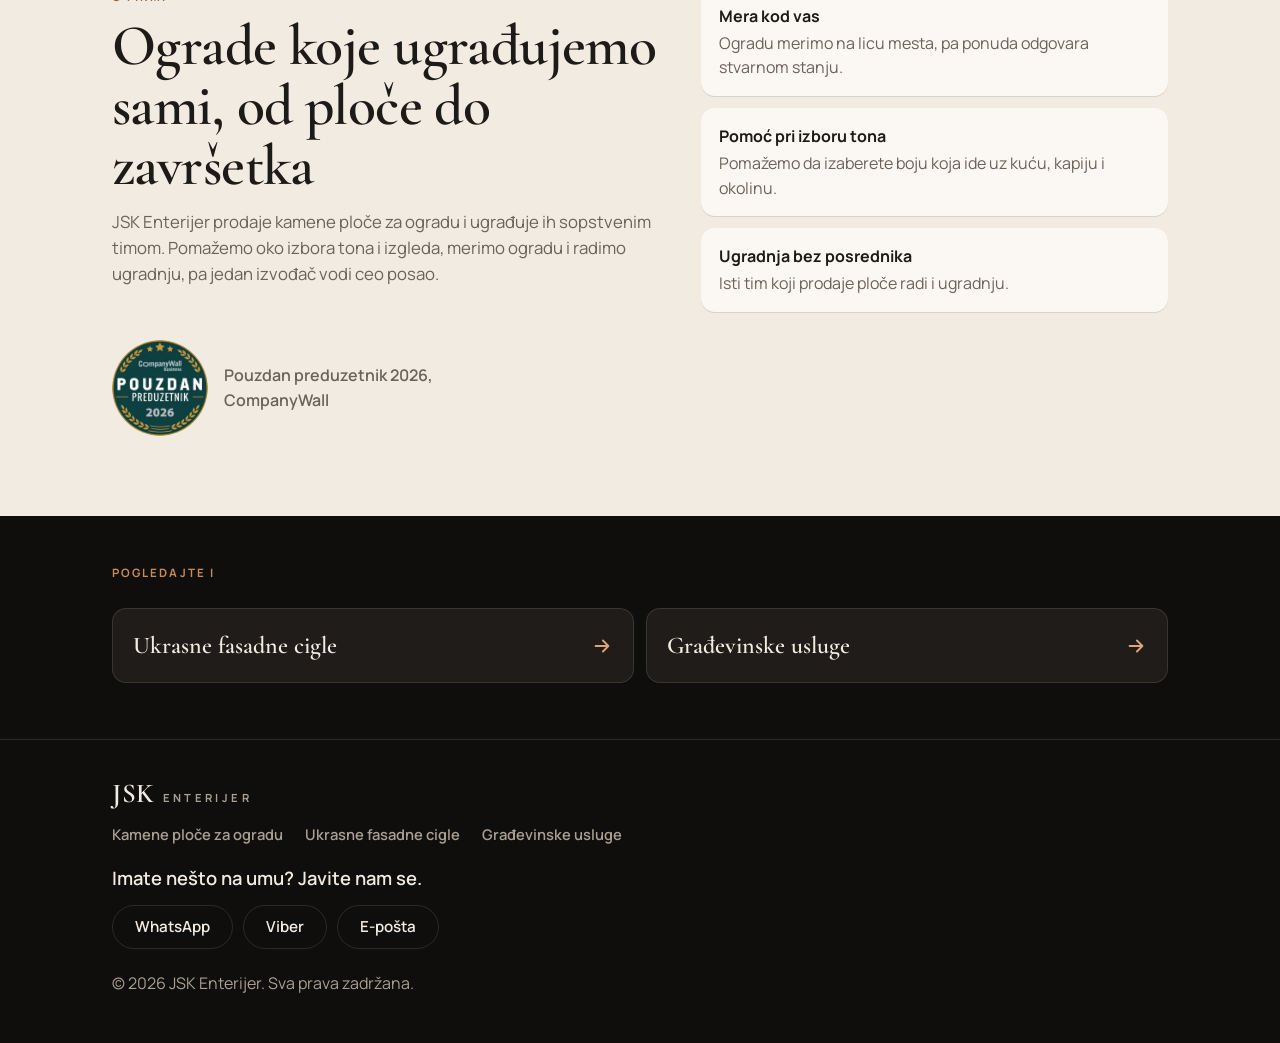
<file: ograde/index.html>
<!doctype html>
<html lang="sr-Latn" data-title="meta.title.ograde">
<head>
  <meta charset="utf-8">
  <meta name="viewport" content="width=device-width, initial-scale=1, viewport-fit=cover">
  <title>Kamene ploče za ogradu — JSK Enterijer</title>
  <meta name="description" content="Ploče sa teksturom lomljenog kamena daju ogradi, stubovima i ulazu izgled prirodnog kamena. Pomažemo pri izboru, a ugradnju radimo sami.">
  <meta name="theme-color" content="#0f0e0d">
  <link rel="icon" href="/assets/img/favicon.svg" type="image/svg+xml">
  <link rel="preconnect" href="https://fonts.googleapis.com">
  <link rel="preconnect" href="https://fonts.gstatic.com" crossorigin>
  <link rel="stylesheet" href="https://fonts.googleapis.com/css2?family=Cormorant+Garamond:wght@500;600&family=Manrope:wght@400;500;600;700&display=swap">
  <link rel="preload" as="image" href="/assets/img/cover-ograde.webp">
  <link rel="stylesheet" href="/assets/css/style.css">
  <script type="module" src="/assets/js/main.js"></script>
</head>
<body>
  <a class="skip-link" href="#sadrzaj">Preskoči na sadržaj</a>

  <header class="site-header">
    <a class="brand" href="/" aria-label="JSK Enterijer">
      <span class="brand-mark">JSK</span>
      <span class="brand-name">Enterijer</span>
    </a>
    <div class="header-actions">
      <button class="lang-pill" type="button" data-lang-toggle data-i18n-attr="aria-label:menu.switchLang">EN</button>
      <button class="menu-btn" type="button" aria-expanded="false" aria-controls="menu" data-i18n-attr="aria-label:menu.open">
        <span></span><span></span>
      </button>
    </div>
  </header>

  <div id="menu" class="menu" inert>
    <nav class="menu-nav">
      <a href="/" data-i18n="nav.home">Početna</a>
      <a href="/ograde/" data-i18n="nav.ograde">Kamene ploče za ogradu</a>
      <a href="/fasade/" data-i18n="nav.fasade">Ukrasne fasadne cigle</a>
      <a href="/usluge/" data-i18n="nav.usluge">Građevinske usluge</a>
      <a href="/#projekti" data-i18n="nav.projects">Realizovani projekti</a>
      <a href="/#o-nama" data-i18n="nav.about">O firmi</a>
    </nav>
    <div class="menu-foot">
      <p class="eyebrow" data-i18n="menu.language">Jezik</p>
      <div class="lang-switch" role="group">
        <button type="button" data-lang="sr" aria-pressed="true">Srpski</button>
        <button type="button" data-lang="en" aria-pressed="false">English</button>
      </div>
      <a class="btn btn-block" href="#" data-wa="wa.general" target="_blank" rel="noopener" data-i18n="menu.cta">Zatražite ponudu</a>
      <p class="menu-note" data-i18n="menu.note">Prodaja i ugradnja</p>
    </div>
  </div>

  <main id="sadrzaj">
    <section class="page-hero">
      <div class="page-hero-bg"><img src="/assets/img/cover-ograde.webp" width="1400" height="875" alt="" fetchpriority="high"></div>
      <div class="wrap">
        <p class="crumbs"><a href="/" data-i18n="page.home">Početna</a><span aria-hidden="true">/</span><span data-i18n="nav.ograde">Kamene ploče za ogradu</span></p>
        <p class="eyebrow" data-i18n="og.kicker">Ograde · Zidovi · Stubovi</p>
        <h1 data-i18n="og.title">Kamene ploče za ogradu</h1>
        <p class="lead" data-i18n="og.lead">Ploče sa teksturom lomljenog kamena daju ogradi, stubovima i ulazu izgled prirodnog kamena. Pomažemo pri izboru, a ugradnju radimo sami.</p>
        <div class="cta-row">
          <a class="btn" href="#boje" data-i18n="page.pickColor">Izaberite boju</a>
          <a class="btn btn-ghost" href="#" data-wa="og.title" data-wa-color target="_blank" rel="noopener" data-i18n="page.write">Pišite nam na WhatsApp</a>
        </div>
      </div>
    </section>

    <section class="section section-light">
      <div class="wrap">
        <div class="split">
          <div>
            <p class="eyebrow" data-i18n="page.about">O proizvodu</p>
            <h2 data-i18n="og.aboutTitle">Izgled prirodnog kamena na vašoj ogradi</h2>
            <p class="lead" data-i18n="og.aboutText">Ploče imaju teksturu lomljenog kamena i koriste se za ograde, zidove, stubove i ulazne partije. U kombinaciji sa kapijom od lamela i uređenim zelenilom daju kući uredan i moderan ulaz.</p>
          </div>
          <div class="gallery gallery-one">
          <img src="/assets/img/ograda-2.webp" width="800" height="800" alt="" loading="lazy" decoding="async" data-i18n-attr="alt:og.title">
          </div>
        </div>
        <div class="use">
          <p class="eyebrow" data-i18n="page.use">Primena</p>
          <ul class="tags">
            <li data-i18n="og.u1">Ograde</li>
            <li data-i18n="og.u2">Stubovi i kapije</li>
            <li data-i18n="og.u3">Zidovi u dvorištu</li>
            <li data-i18n="og.u4">Potporni zidovi</li>
            <li data-i18n="og.u5">Ulazne partije</li>
            <li data-i18n="og.u6">Ukrasni zidovi</li>
          </ul>
        </div>
      </div>
    </section>

    <section id="boje" class="section section-dark">
      <div class="wrap">
        <div class="colorway" data-product="kamen">
          <div class="colorway-media"><img src="/assets/img/ograda-1.webp" width="800" height="800" alt="" loading="lazy" decoding="async"></div>
          <div class="colorway-body">
            <p class="eyebrow" data-i18n="page.colorKicker">Boje</p>
            <h2 data-i18n="page.colorTitle">Izaberite boju</h2>
            <p class="lead" data-i18n="page.colorLead">Kliknite na boju i pogledajte kako izgleda. Upit sa izabranom bojom stiže direktno na naš WhatsApp.</p>
            <div class="swatches" role="radiogroup" data-i18n-attr="aria-label:page.colorTitle"></div>
            <p class="colorway-label"><span data-i18n="wa.color">Boja</span>: <strong class="colorway-name"></strong></p>
          <a class="btn btn-wa" href="#" data-wa="og.title" data-wa-color target="_blank" rel="noopener"><svg viewBox="0 0 24 24" aria-hidden="true"><path fill="currentColor" d="M12 2a10 10 0 0 0-8.6 15.1L2 22l5-1.3A10 10 0 1 0 12 2Zm0 18.2a8.2 8.2 0 0 1-4.2-1.2l-.3-.2-3 .8.8-2.9-.2-.3A8.2 8.2 0 1 1 12 20.2Zm4.5-6.1c-.2-.1-1.5-.7-1.7-.8-.2-.1-.4-.1-.6.1l-.8 1c-.1.2-.3.2-.5.1a6.7 6.7 0 0 1-3.3-2.9c-.3-.4.3-.4.7-1.3.1-.2 0-.3 0-.4l-.8-1.8c-.2-.5-.4-.4-.6-.4h-.5c-.2 0-.4.1-.6.3-.2.2-.8.8-.8 1.9s.8 2.2.9 2.4c.1.1 1.6 2.5 4 3.5 1.5.6 2 .7 2.8.6.5-.1 1.5-.6 1.7-1.2.2-.6.2-1.1.2-1.2-.1-.1-.3-.2-.5-.3Z"/></svg><span data-i18n="page.colorSend">Pošalji upit za ovu boju</span></a>
          </div>
        </div>
        <div class="features">
          <div class="feature"><h3 data-i18n="og.f1t">Tekstura kamena</h3><p data-i18n="og.f1">Lomljeni kamen sa prirodnim prelazima tonova, kakav se vidi i u našoj animaciji.</p></div>
          <div class="feature"><h3 data-i18n="og.f2t">Za ogradu i stubove</h3><p data-i18n="og.f2">Isti materijal za zid, stubove i ulaz, pa sve izgleda kao celina.</p></div>
          <div class="feature"><h3 data-i18n="og.f3t">Više boja</h3><p data-i18n="og.f3">Antracit, siva, bela, krem i terakota. Pomažemo da izaberete ton koji ide uz vašu kuću.</p></div>
          <div class="feature"><h3 data-i18n="og.f4t">Prodaja i ugradnja</h3><p data-i18n="og.f4">Materijal, merenje i ugradnja kod jednog izvođača.</p></div>
        </div>
      </div>
    </section>

    <section class="section section-light">
      <div class="wrap">
        <h2 data-i18n="og.stepsTitle">Kako izgleda saradnja</h2>
        <ol class="steps steps-4">
          <li><strong data-i18n="og.s1t">Upit i izbor</strong><span data-i18n="og.s1">Javite nam se, pa zajedno biramo ploče i boju.</span></li>
          <li><strong data-i18n="og.s2t">Mera i ponuda</strong><span data-i18n="og.s2">Merimo ogradu i šaljemo jasnu ponudu.</span></li>
          <li><strong data-i18n="og.s3t">Ugradnja</strong><span data-i18n="og.s3">Naš tim ugrađuje ploče na dogovoreni datum.</span></li>
          <li><strong data-i18n="og.s4t">Završni pregled</strong><span data-i18n="og.s4">Zajedno prolazimo kroz gotov posao.</span></li>
        </ol>
      </div>
    </section>

    <section class="section section-dark">
      <div class="wrap">
        <div class="cta-band">
          <h2 data-i18n="page.ctaTitle">Zatražite ponudu</h2>
          <p class="lead" data-i18n="page.ctaText">Pošaljite nam mere ili fotografiju objekta, a mi se javljamo sa ponudom.</p>
          <div class="cta-row">
          <a class="btn btn-wa" href="#" data-wa="og.title" data-wa-color target="_blank" rel="noopener"><svg viewBox="0 0 24 24" aria-hidden="true"><path fill="currentColor" d="M12 2a10 10 0 0 0-8.6 15.1L2 22l5-1.3A10 10 0 1 0 12 2Zm0 18.2a8.2 8.2 0 0 1-4.2-1.2l-.3-.2-3 .8.8-2.9-.2-.3A8.2 8.2 0 1 1 12 20.2Zm4.5-6.1c-.2-.1-1.5-.7-1.7-.8-.2-.1-.4-.1-.6.1l-.8 1c-.1.2-.3.2-.5.1a6.7 6.7 0 0 1-3.3-2.9c-.3-.4.3-.4.7-1.3.1-.2 0-.3 0-.4l-.8-1.8c-.2-.5-.4-.4-.6-.4h-.5c-.2 0-.4.1-.6.3-.2.2-.8.8-.8 1.9s.8 2.2.9 2.4c.1.1 1.6 2.5 4 3.5 1.5.6 2 .7 2.8.6.5-.1 1.5-.6 1.7-1.2.2-.6.2-1.1.2-1.2-.1-.1-.3-.2-.5-.3Z"/></svg><span data-i18n="page.write">Pišite nam na WhatsApp</span></a>
          </div>
        </div>
      </div>
    </section>

    <section class="section section-light firm">
      <div class="wrap about">
        <div>
          <p class="eyebrow" data-i18n="page.firmKicker">O firmi</p>
          <h2 data-i18n="og.firmTitle">Ograde koje ugrađujemo sami, od ploče do završetka</h2>
          <p class="lead" data-i18n="og.firmText">JSK Enterijer prodaje kamene ploče za ogradu i ugrađuje ih sopstvenim timom. Pomažemo oko izbora tona i izgleda, merimo ogradu i radimo ugradnju, pa jedan izvođač vodi ceo posao.</p>
        </div>
        <ul class="points">
          <li><strong data-i18n="og.fp1t">Mera kod vas</strong><span data-i18n="og.fp1">Ogradu merimo na licu mesta, pa ponuda odgovara stvarnom stanju.</span></li>
          <li><strong data-i18n="og.fp2t">Pomoć pri izboru tona</strong><span data-i18n="og.fp2">Pomažemo da izaberete boju koja ide uz kuću, kapiju i okolinu.</span></li>
          <li><strong data-i18n="og.fp3t">Ugradnja bez posrednika</strong><span data-i18n="og.fp3">Isti tim koji prodaje ploče radi i ugradnju.</span></li>
        </ul>
        <figure class="badge">
          <img src="/assets/img/pouzdan-preduzetnik-2026.webp" width="112" height="112" alt="" loading="lazy">
          <figcaption data-i18n="about.badge">Pouzdan preduzetnik 2026, CompanyWall</figcaption>
        </figure>
      </div>
    </section>

    <section class="section section-dark section-tight">
      <div class="wrap">
        <p class="eyebrow" data-i18n="page.more">Pogledajte i</p>
        <div class="more-links">
          <a class="more-link" href="/fasade/"><span data-i18n="nav.fasade">Ukrasne fasadne cigle</span><svg viewBox="0 0 24 24" aria-hidden="true"><path fill="none" stroke="currentColor" stroke-width="2" stroke-linecap="round" stroke-linejoin="round" d="M5 12h14m-6-6 6 6-6 6"/></svg></a>
          <a class="more-link" href="/usluge/"><span data-i18n="nav.usluge">Građevinske usluge</span><svg viewBox="0 0 24 24" aria-hidden="true"><path fill="none" stroke="currentColor" stroke-width="2" stroke-linecap="round" stroke-linejoin="round" d="M5 12h14m-6-6 6 6-6 6"/></svg></a>
        </div>
      </div>
    </section>
  </main>

  <footer class="site-footer">
    <div class="wrap">
      <p class="brand"><span class="brand-mark">JSK</span><span class="brand-name">Enterijer</span></p>
      <nav class="footer-links">
        <a href="/ograde/" data-i18n="nav.ograde">Kamene ploče za ogradu</a>
        <a href="/fasade/" data-i18n="nav.fasade">Ukrasne fasadne cigle</a>
        <a href="/usluge/" data-i18n="nav.usluge">Građevinske usluge</a>
      </nav>
      <div class="contact">
        <p class="contact-title" data-i18n="footer.contact">Imate nešto na umu? Javite nam se.</p>
        <div class="contact-row">
          <a class="contact-link" href="#" data-wa="wa.general" target="_blank" rel="noopener">WhatsApp</a>
          <a class="contact-link" href="#" data-viber>Viber</a>
          <a class="contact-link" href="#" data-mail><span data-i18n="footer.email">E-pošta</span></a>
        </div>
      </div>
      <p class="muted">© 2026 JSK Enterijer. <span data-i18n="footer.rights">Sva prava zadržana.</span></p>
    </div>
  </footer>
</body>
</html>
</file>
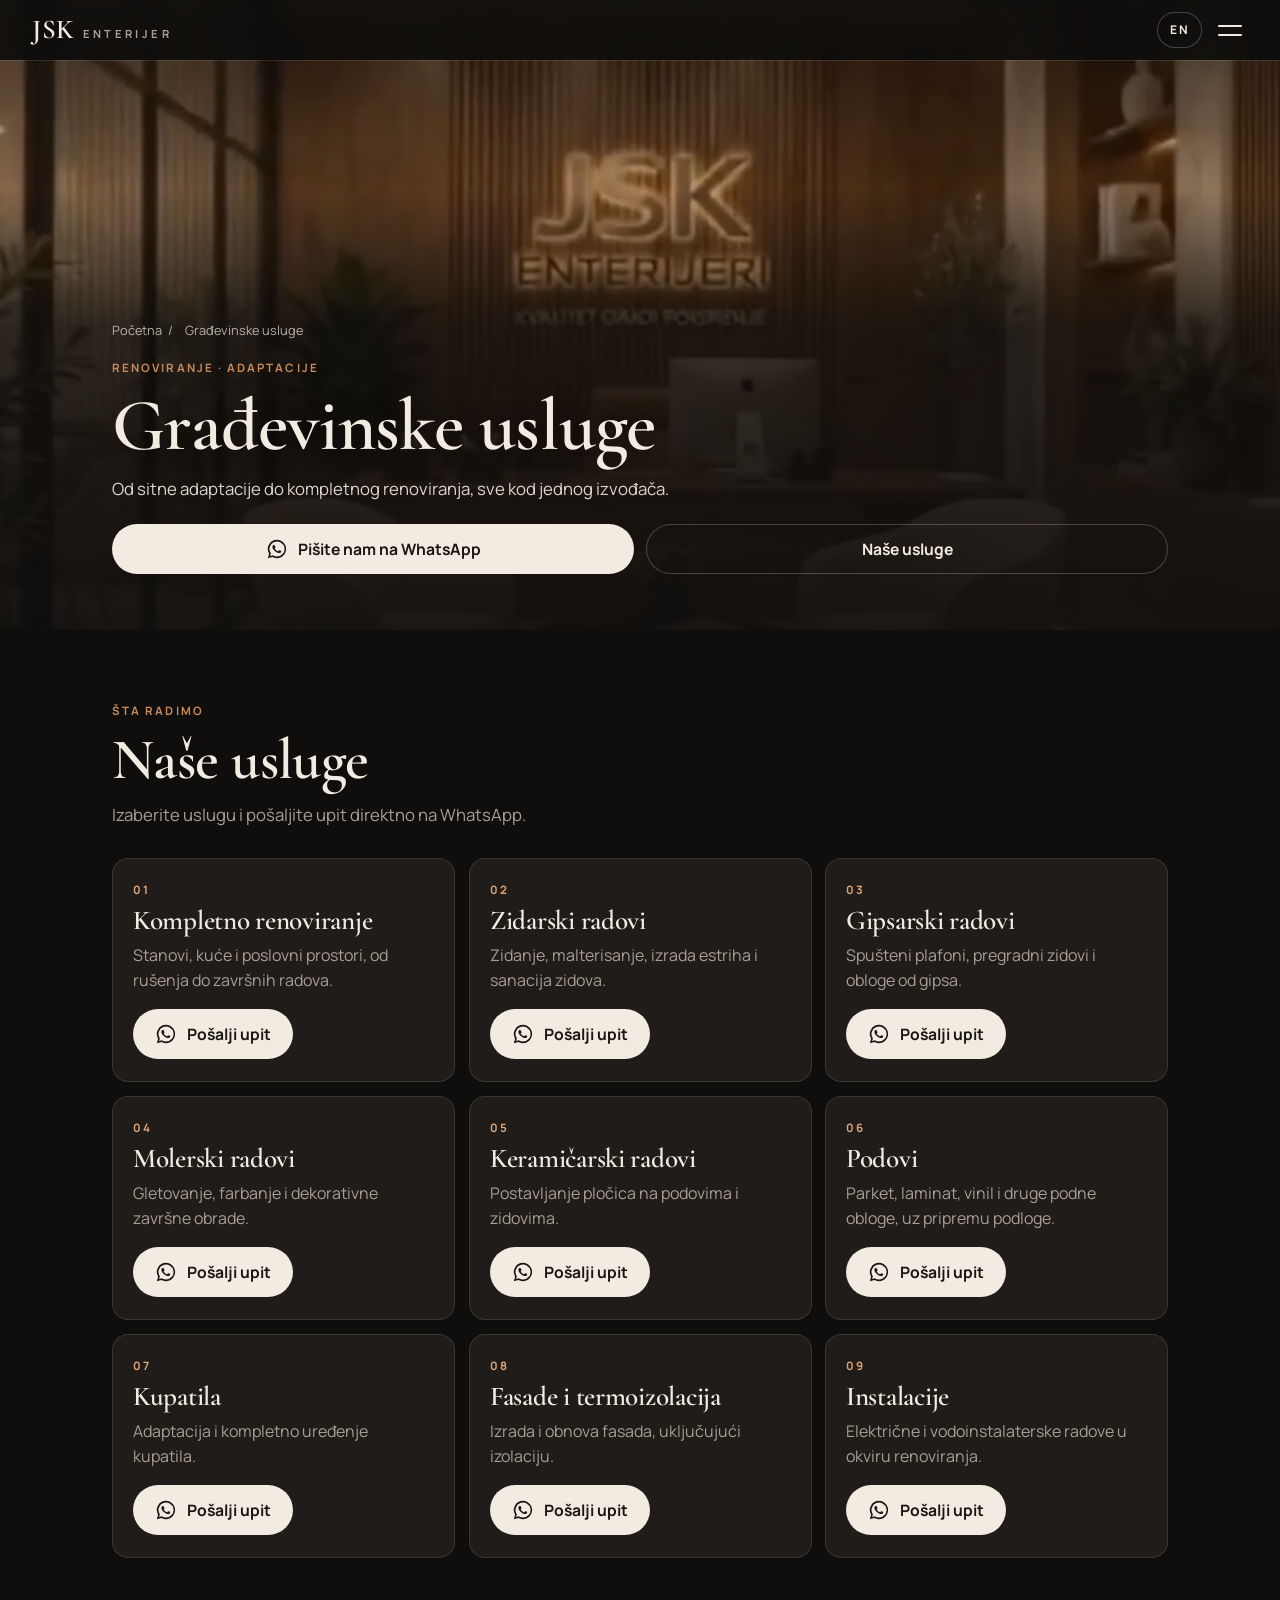
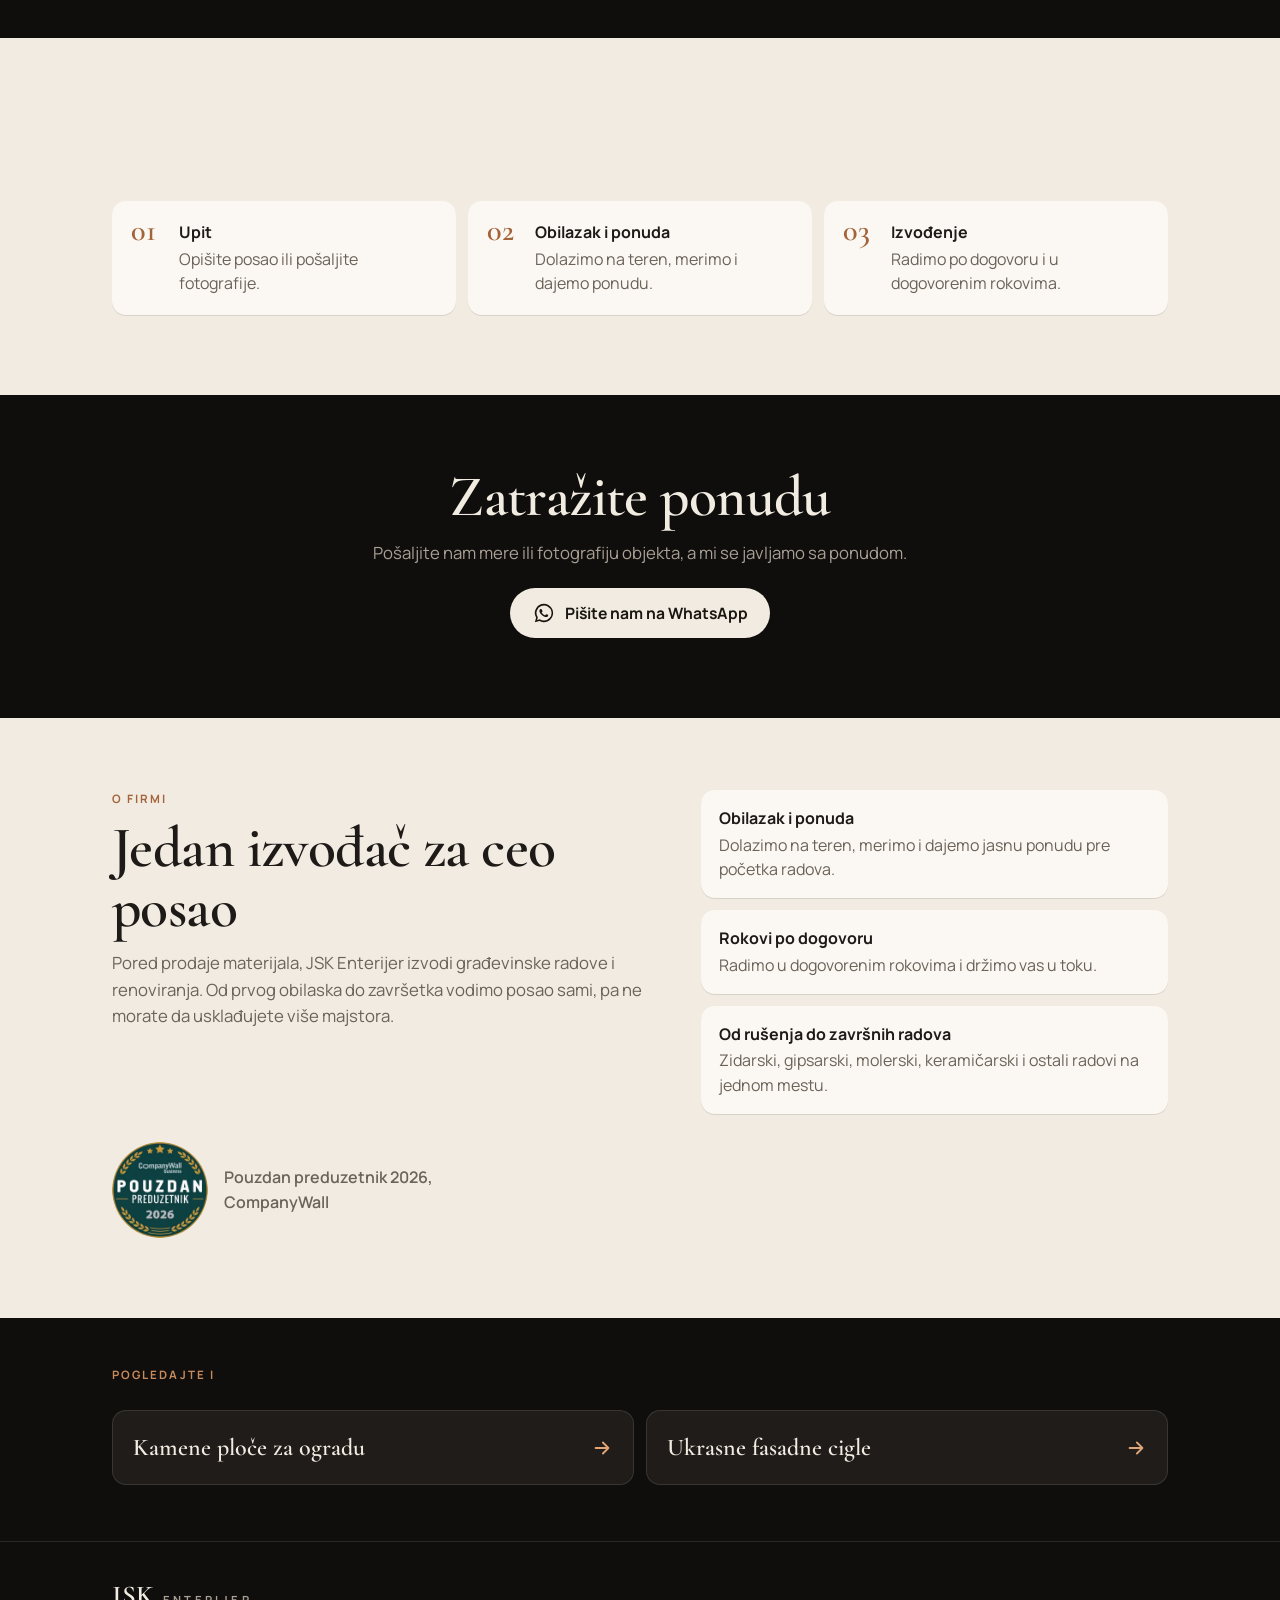
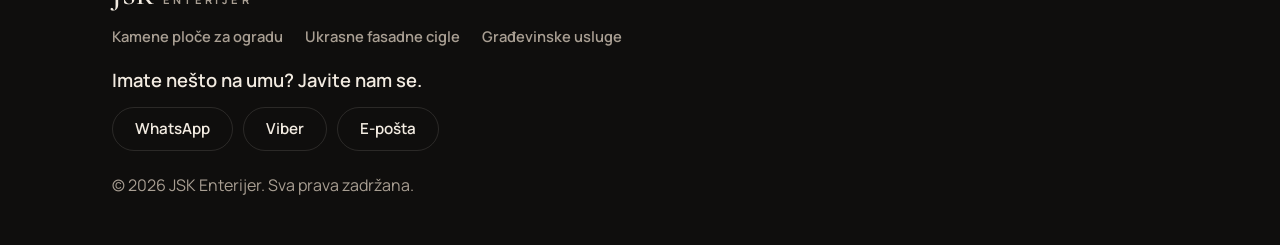
<file: usluge/index.html>
<!doctype html>
<html lang="sr-Latn" data-title="meta.title.usluge">
<head>
  <meta charset="utf-8">
  <meta name="viewport" content="width=device-width, initial-scale=1, viewport-fit=cover">
  <title>Građevinske usluge i renoviranje — JSK Enterijer</title>
  <meta name="description" content="Od sitne adaptacije do kompletnog renoviranja, sve kod jednog izvođača.">
  <meta name="theme-color" content="#0f0e0d">
  <link rel="icon" href="/assets/img/favicon.svg" type="image/svg+xml">
  <link rel="preconnect" href="https://fonts.googleapis.com">
  <link rel="preconnect" href="https://fonts.gstatic.com" crossorigin>
  <link rel="stylesheet" href="https://fonts.googleapis.com/css2?family=Cormorant+Garamond:wght@500;600&family=Manrope:wght@400;500;600;700&display=swap">
  <link rel="preload" as="image" href="/assets/img/cover-usluge.webp">
  <link rel="stylesheet" href="/assets/css/style.css">
  <script type="module" src="/assets/js/main.js"></script>
</head>
<body>
  <a class="skip-link" href="#sadrzaj">Preskoči na sadržaj</a>

  <header class="site-header">
    <a class="brand" href="/" aria-label="JSK Enterijer">
      <span class="brand-mark">JSK</span>
      <span class="brand-name">Enterijer</span>
    </a>
    <div class="header-actions">
      <button class="lang-pill" type="button" data-lang-toggle data-i18n-attr="aria-label:menu.switchLang">EN</button>
      <button class="menu-btn" type="button" aria-expanded="false" aria-controls="menu" data-i18n-attr="aria-label:menu.open">
        <span></span><span></span>
      </button>
    </div>
  </header>

  <div id="menu" class="menu" inert>
    <nav class="menu-nav">
      <a href="/" data-i18n="nav.home">Početna</a>
      <a href="/ograde/" data-i18n="nav.ograde">Kamene ploče za ogradu</a>
      <a href="/fasade/" data-i18n="nav.fasade">Ukrasne fasadne cigle</a>
      <a href="/usluge/" data-i18n="nav.usluge">Građevinske usluge</a>
      <a href="/#projekti" data-i18n="nav.projects">Realizovani projekti</a>
      <a href="/#o-nama" data-i18n="nav.about">O firmi</a>
    </nav>
    <div class="menu-foot">
      <p class="eyebrow" data-i18n="menu.language">Jezik</p>
      <div class="lang-switch" role="group">
        <button type="button" data-lang="sr" aria-pressed="true">Srpski</button>
        <button type="button" data-lang="en" aria-pressed="false">English</button>
      </div>
      <a class="btn btn-block" href="#" data-wa="wa.general" target="_blank" rel="noopener" data-i18n="menu.cta">Zatražite ponudu</a>
      <p class="menu-note" data-i18n="menu.note">Prodaja i ugradnja</p>
    </div>
  </div>

  <main id="sadrzaj">
    <section class="page-hero">
      <div class="page-hero-bg"><img src="/assets/img/cover-usluge.webp" width="1400" height="875" alt="" fetchpriority="high"></div>
      <div class="wrap">
        <p class="crumbs"><a href="/" data-i18n="page.home">Početna</a><span aria-hidden="true">/</span><span data-i18n="nav.usluge">Građevinske usluge</span></p>
        <p class="eyebrow" data-i18n="sv.kicker">Renoviranje · Adaptacije</p>
        <h1 data-i18n="sv.title">Građevinske usluge</h1>
        <p class="lead" data-i18n="sv.lead">Od sitne adaptacije do kompletnog renoviranja, sve kod jednog izvođača.</p>
        <div class="cta-row">
          <a class="btn btn-wa" href="#" data-wa="sv.title" target="_blank" rel="noopener"><svg viewBox="0 0 24 24" aria-hidden="true"><path fill="currentColor" d="M12 2a10 10 0 0 0-8.6 15.1L2 22l5-1.3A10 10 0 1 0 12 2Zm0 18.2a8.2 8.2 0 0 1-4.2-1.2l-.3-.2-3 .8.8-2.9-.2-.3A8.2 8.2 0 1 1 12 20.2Zm4.5-6.1c-.2-.1-1.5-.7-1.7-.8-.2-.1-.4-.1-.6.1l-.8 1c-.1.2-.3.2-.5.1a6.7 6.7 0 0 1-3.3-2.9c-.3-.4.3-.4.7-1.3.1-.2 0-.3 0-.4l-.8-1.8c-.2-.5-.4-.4-.6-.4h-.5c-.2 0-.4.1-.6.3-.2.2-.8.8-.8 1.9s.8 2.2.9 2.4c.1.1 1.6 2.5 4 3.5 1.5.6 2 .7 2.8.6.5-.1 1.5-.6 1.7-1.2.2-.6.2-1.1.2-1.2-.1-.1-.3-.2-.5-.3Z"/></svg><span data-i18n="page.write">Pišite nam na WhatsApp</span></a>
          <a class="btn btn-ghost" href="#usluge" data-i18n="sv.listTitle">Naše usluge</a>
        </div>
      </div>
    </section>

    <section id="usluge" class="section section-dark">
      <div class="wrap">
        <p class="eyebrow" data-i18n="sv.listKicker">Šta radimo</p>
        <h2 data-i18n="sv.listTitle">Naše usluge</h2>
        <p class="lead" data-i18n="sv.listLead">Izaberite uslugu i pošaljite upit direktno na WhatsApp.</p>
        <div class="services">
        <article class="service">
          <span class="service-num">01</span>
          <h3 data-i18n="sv.1.t">Kompletno renoviranje</h3>
          <p data-i18n="sv.1.d">Stanovi, kuće i poslovni prostori, od rušenja do završnih radova.</p>
          <a class="btn btn-wa" href="#" data-wa="sv.1.t" target="_blank" rel="noopener"><svg viewBox="0 0 24 24" aria-hidden="true"><path fill="currentColor" d="M12 2a10 10 0 0 0-8.6 15.1L2 22l5-1.3A10 10 0 1 0 12 2Zm0 18.2a8.2 8.2 0 0 1-4.2-1.2l-.3-.2-3 .8.8-2.9-.2-.3A8.2 8.2 0 1 1 12 20.2Zm4.5-6.1c-.2-.1-1.5-.7-1.7-.8-.2-.1-.4-.1-.6.1l-.8 1c-.1.2-.3.2-.5.1a6.7 6.7 0 0 1-3.3-2.9c-.3-.4.3-.4.7-1.3.1-.2 0-.3 0-.4l-.8-1.8c-.2-.5-.4-.4-.6-.4h-.5c-.2 0-.4.1-.6.3-.2.2-.8.8-.8 1.9s.8 2.2.9 2.4c.1.1 1.6 2.5 4 3.5 1.5.6 2 .7 2.8.6.5-.1 1.5-.6 1.7-1.2.2-.6.2-1.1.2-1.2-.1-.1-.3-.2-.5-.3Z"/></svg><span data-i18n="sv.send">Pošalji upit</span></a>
        </article>
        <article class="service">
          <span class="service-num">02</span>
          <h3 data-i18n="sv.2.t">Zidarski radovi</h3>
          <p data-i18n="sv.2.d">Zidanje, malterisanje, izrada estriha i sanacija zidova.</p>
          <a class="btn btn-wa" href="#" data-wa="sv.2.t" target="_blank" rel="noopener"><svg viewBox="0 0 24 24" aria-hidden="true"><path fill="currentColor" d="M12 2a10 10 0 0 0-8.6 15.1L2 22l5-1.3A10 10 0 1 0 12 2Zm0 18.2a8.2 8.2 0 0 1-4.2-1.2l-.3-.2-3 .8.8-2.9-.2-.3A8.2 8.2 0 1 1 12 20.2Zm4.5-6.1c-.2-.1-1.5-.7-1.7-.8-.2-.1-.4-.1-.6.1l-.8 1c-.1.2-.3.2-.5.1a6.7 6.7 0 0 1-3.3-2.9c-.3-.4.3-.4.7-1.3.1-.2 0-.3 0-.4l-.8-1.8c-.2-.5-.4-.4-.6-.4h-.5c-.2 0-.4.1-.6.3-.2.2-.8.8-.8 1.9s.8 2.2.9 2.4c.1.1 1.6 2.5 4 3.5 1.5.6 2 .7 2.8.6.5-.1 1.5-.6 1.7-1.2.2-.6.2-1.1.2-1.2-.1-.1-.3-.2-.5-.3Z"/></svg><span data-i18n="sv.send">Pošalji upit</span></a>
        </article>
        <article class="service">
          <span class="service-num">03</span>
          <h3 data-i18n="sv.3.t">Gipsarski radovi</h3>
          <p data-i18n="sv.3.d">Spušteni plafoni, pregradni zidovi i obloge od gipsa.</p>
          <a class="btn btn-wa" href="#" data-wa="sv.3.t" target="_blank" rel="noopener"><svg viewBox="0 0 24 24" aria-hidden="true"><path fill="currentColor" d="M12 2a10 10 0 0 0-8.6 15.1L2 22l5-1.3A10 10 0 1 0 12 2Zm0 18.2a8.2 8.2 0 0 1-4.2-1.2l-.3-.2-3 .8.8-2.9-.2-.3A8.2 8.2 0 1 1 12 20.2Zm4.5-6.1c-.2-.1-1.5-.7-1.7-.8-.2-.1-.4-.1-.6.1l-.8 1c-.1.2-.3.2-.5.1a6.7 6.7 0 0 1-3.3-2.9c-.3-.4.3-.4.7-1.3.1-.2 0-.3 0-.4l-.8-1.8c-.2-.5-.4-.4-.6-.4h-.5c-.2 0-.4.1-.6.3-.2.2-.8.8-.8 1.9s.8 2.2.9 2.4c.1.1 1.6 2.5 4 3.5 1.5.6 2 .7 2.8.6.5-.1 1.5-.6 1.7-1.2.2-.6.2-1.1.2-1.2-.1-.1-.3-.2-.5-.3Z"/></svg><span data-i18n="sv.send">Pošalji upit</span></a>
        </article>
        <article class="service">
          <span class="service-num">04</span>
          <h3 data-i18n="sv.4.t">Molerski radovi</h3>
          <p data-i18n="sv.4.d">Gletovanje, farbanje i dekorativne završne obrade.</p>
          <a class="btn btn-wa" href="#" data-wa="sv.4.t" target="_blank" rel="noopener"><svg viewBox="0 0 24 24" aria-hidden="true"><path fill="currentColor" d="M12 2a10 10 0 0 0-8.6 15.1L2 22l5-1.3A10 10 0 1 0 12 2Zm0 18.2a8.2 8.2 0 0 1-4.2-1.2l-.3-.2-3 .8.8-2.9-.2-.3A8.2 8.2 0 1 1 12 20.2Zm4.5-6.1c-.2-.1-1.5-.7-1.7-.8-.2-.1-.4-.1-.6.1l-.8 1c-.1.2-.3.2-.5.1a6.7 6.7 0 0 1-3.3-2.9c-.3-.4.3-.4.7-1.3.1-.2 0-.3 0-.4l-.8-1.8c-.2-.5-.4-.4-.6-.4h-.5c-.2 0-.4.1-.6.3-.2.2-.8.8-.8 1.9s.8 2.2.9 2.4c.1.1 1.6 2.5 4 3.5 1.5.6 2 .7 2.8.6.5-.1 1.5-.6 1.7-1.2.2-.6.2-1.1.2-1.2-.1-.1-.3-.2-.5-.3Z"/></svg><span data-i18n="sv.send">Pošalji upit</span></a>
        </article>
        <article class="service">
          <span class="service-num">05</span>
          <h3 data-i18n="sv.5.t">Keramičarski radovi</h3>
          <p data-i18n="sv.5.d">Postavljanje pločica na podovima i zidovima.</p>
          <a class="btn btn-wa" href="#" data-wa="sv.5.t" target="_blank" rel="noopener"><svg viewBox="0 0 24 24" aria-hidden="true"><path fill="currentColor" d="M12 2a10 10 0 0 0-8.6 15.1L2 22l5-1.3A10 10 0 1 0 12 2Zm0 18.2a8.2 8.2 0 0 1-4.2-1.2l-.3-.2-3 .8.8-2.9-.2-.3A8.2 8.2 0 1 1 12 20.2Zm4.5-6.1c-.2-.1-1.5-.7-1.7-.8-.2-.1-.4-.1-.6.1l-.8 1c-.1.2-.3.2-.5.1a6.7 6.7 0 0 1-3.3-2.9c-.3-.4.3-.4.7-1.3.1-.2 0-.3 0-.4l-.8-1.8c-.2-.5-.4-.4-.6-.4h-.5c-.2 0-.4.1-.6.3-.2.2-.8.8-.8 1.9s.8 2.2.9 2.4c.1.1 1.6 2.5 4 3.5 1.5.6 2 .7 2.8.6.5-.1 1.5-.6 1.7-1.2.2-.6.2-1.1.2-1.2-.1-.1-.3-.2-.5-.3Z"/></svg><span data-i18n="sv.send">Pošalji upit</span></a>
        </article>
        <article class="service">
          <span class="service-num">06</span>
          <h3 data-i18n="sv.6.t">Podovi</h3>
          <p data-i18n="sv.6.d">Parket, laminat, vinil i druge podne obloge, uz pripremu podloge.</p>
          <a class="btn btn-wa" href="#" data-wa="sv.6.t" target="_blank" rel="noopener"><svg viewBox="0 0 24 24" aria-hidden="true"><path fill="currentColor" d="M12 2a10 10 0 0 0-8.6 15.1L2 22l5-1.3A10 10 0 1 0 12 2Zm0 18.2a8.2 8.2 0 0 1-4.2-1.2l-.3-.2-3 .8.8-2.9-.2-.3A8.2 8.2 0 1 1 12 20.2Zm4.5-6.1c-.2-.1-1.5-.7-1.7-.8-.2-.1-.4-.1-.6.1l-.8 1c-.1.2-.3.2-.5.1a6.7 6.7 0 0 1-3.3-2.9c-.3-.4.3-.4.7-1.3.1-.2 0-.3 0-.4l-.8-1.8c-.2-.5-.4-.4-.6-.4h-.5c-.2 0-.4.1-.6.3-.2.2-.8.8-.8 1.9s.8 2.2.9 2.4c.1.1 1.6 2.5 4 3.5 1.5.6 2 .7 2.8.6.5-.1 1.5-.6 1.7-1.2.2-.6.2-1.1.2-1.2-.1-.1-.3-.2-.5-.3Z"/></svg><span data-i18n="sv.send">Pošalji upit</span></a>
        </article>
        <article class="service">
          <span class="service-num">07</span>
          <h3 data-i18n="sv.7.t">Kupatila</h3>
          <p data-i18n="sv.7.d">Adaptacija i kompletno uređenje kupatila.</p>
          <a class="btn btn-wa" href="#" data-wa="sv.7.t" target="_blank" rel="noopener"><svg viewBox="0 0 24 24" aria-hidden="true"><path fill="currentColor" d="M12 2a10 10 0 0 0-8.6 15.1L2 22l5-1.3A10 10 0 1 0 12 2Zm0 18.2a8.2 8.2 0 0 1-4.2-1.2l-.3-.2-3 .8.8-2.9-.2-.3A8.2 8.2 0 1 1 12 20.2Zm4.5-6.1c-.2-.1-1.5-.7-1.7-.8-.2-.1-.4-.1-.6.1l-.8 1c-.1.2-.3.2-.5.1a6.7 6.7 0 0 1-3.3-2.9c-.3-.4.3-.4.7-1.3.1-.2 0-.3 0-.4l-.8-1.8c-.2-.5-.4-.4-.6-.4h-.5c-.2 0-.4.1-.6.3-.2.2-.8.8-.8 1.9s.8 2.2.9 2.4c.1.1 1.6 2.5 4 3.5 1.5.6 2 .7 2.8.6.5-.1 1.5-.6 1.7-1.2.2-.6.2-1.1.2-1.2-.1-.1-.3-.2-.5-.3Z"/></svg><span data-i18n="sv.send">Pošalji upit</span></a>
        </article>
        <article class="service">
          <span class="service-num">08</span>
          <h3 data-i18n="sv.8.t">Fasade i termoizolacija</h3>
          <p data-i18n="sv.8.d">Izrada i obnova fasada, uključujući izolaciju.</p>
          <a class="btn btn-wa" href="#" data-wa="sv.8.t" target="_blank" rel="noopener"><svg viewBox="0 0 24 24" aria-hidden="true"><path fill="currentColor" d="M12 2a10 10 0 0 0-8.6 15.1L2 22l5-1.3A10 10 0 1 0 12 2Zm0 18.2a8.2 8.2 0 0 1-4.2-1.2l-.3-.2-3 .8.8-2.9-.2-.3A8.2 8.2 0 1 1 12 20.2Zm4.5-6.1c-.2-.1-1.5-.7-1.7-.8-.2-.1-.4-.1-.6.1l-.8 1c-.1.2-.3.2-.5.1a6.7 6.7 0 0 1-3.3-2.9c-.3-.4.3-.4.7-1.3.1-.2 0-.3 0-.4l-.8-1.8c-.2-.5-.4-.4-.6-.4h-.5c-.2 0-.4.1-.6.3-.2.2-.8.8-.8 1.9s.8 2.2.9 2.4c.1.1 1.6 2.5 4 3.5 1.5.6 2 .7 2.8.6.5-.1 1.5-.6 1.7-1.2.2-.6.2-1.1.2-1.2-.1-.1-.3-.2-.5-.3Z"/></svg><span data-i18n="sv.send">Pošalji upit</span></a>
        </article>
        <article class="service">
          <span class="service-num">09</span>
          <h3 data-i18n="sv.9.t">Instalacije</h3>
          <p data-i18n="sv.9.d">Električne i vodoinstalaterske radove u okviru renoviranja.</p>
          <a class="btn btn-wa" href="#" data-wa="sv.9.t" target="_blank" rel="noopener"><svg viewBox="0 0 24 24" aria-hidden="true"><path fill="currentColor" d="M12 2a10 10 0 0 0-8.6 15.1L2 22l5-1.3A10 10 0 1 0 12 2Zm0 18.2a8.2 8.2 0 0 1-4.2-1.2l-.3-.2-3 .8.8-2.9-.2-.3A8.2 8.2 0 1 1 12 20.2Zm4.5-6.1c-.2-.1-1.5-.7-1.7-.8-.2-.1-.4-.1-.6.1l-.8 1c-.1.2-.3.2-.5.1a6.7 6.7 0 0 1-3.3-2.9c-.3-.4.3-.4.7-1.3.1-.2 0-.3 0-.4l-.8-1.8c-.2-.5-.4-.4-.6-.4h-.5c-.2 0-.4.1-.6.3-.2.2-.8.8-.8 1.9s.8 2.2.9 2.4c.1.1 1.6 2.5 4 3.5 1.5.6 2 .7 2.8.6.5-.1 1.5-.6 1.7-1.2.2-.6.2-1.1.2-1.2-.1-.1-.3-.2-.5-.3Z"/></svg><span data-i18n="sv.send">Pošalji upit</span></a>
        </article>
        </div>
      </div>
    </section>

    <section class="section section-light">
      <div class="wrap">
        <h2 data-i18n="sv.stepsTitle">Kako radimo</h2>
        <ol class="steps steps-3">
          <li><strong data-i18n="sv.s1t">Upit</strong><span data-i18n="sv.s1">Opišite posao ili pošaljite fotografije.</span></li>
          <li><strong data-i18n="sv.s2t">Obilazak i ponuda</strong><span data-i18n="sv.s2">Dolazimo na teren, merimo i dajemo ponudu.</span></li>
          <li><strong data-i18n="sv.s3t">Izvođenje</strong><span data-i18n="sv.s3">Radimo po dogovoru i u dogovorenim rokovima.</span></li>
        </ol>
      </div>
    </section>

    <section class="section section-dark">
      <div class="wrap">
        <div class="cta-band">
          <h2 data-i18n="page.ctaTitle">Zatražite ponudu</h2>
          <p class="lead" data-i18n="page.ctaText">Pošaljite nam mere ili fotografiju objekta, a mi se javljamo sa ponudom.</p>
          <div class="cta-row">
          <a class="btn btn-wa" href="#" data-wa="sv.title" target="_blank" rel="noopener"><svg viewBox="0 0 24 24" aria-hidden="true"><path fill="currentColor" d="M12 2a10 10 0 0 0-8.6 15.1L2 22l5-1.3A10 10 0 1 0 12 2Zm0 18.2a8.2 8.2 0 0 1-4.2-1.2l-.3-.2-3 .8.8-2.9-.2-.3A8.2 8.2 0 1 1 12 20.2Zm4.5-6.1c-.2-.1-1.5-.7-1.7-.8-.2-.1-.4-.1-.6.1l-.8 1c-.1.2-.3.2-.5.1a6.7 6.7 0 0 1-3.3-2.9c-.3-.4.3-.4.7-1.3.1-.2 0-.3 0-.4l-.8-1.8c-.2-.5-.4-.4-.6-.4h-.5c-.2 0-.4.1-.6.3-.2.2-.8.8-.8 1.9s.8 2.2.9 2.4c.1.1 1.6 2.5 4 3.5 1.5.6 2 .7 2.8.6.5-.1 1.5-.6 1.7-1.2.2-.6.2-1.1.2-1.2-.1-.1-.3-.2-.5-.3Z"/></svg><span data-i18n="page.write">Pišite nam na WhatsApp</span></a>
          </div>
        </div>
      </div>
    </section>

    <section class="section section-light firm">
      <div class="wrap about">
        <div>
          <p class="eyebrow" data-i18n="page.firmKicker">O firmi</p>
          <h2 data-i18n="sv.firmTitle">Jedan izvođač za ceo posao</h2>
          <p class="lead" data-i18n="sv.firmText">Pored prodaje materijala, JSK Enterijer izvodi građevinske radove i renoviranja. Od prvog obilaska do završetka vodimo posao sami, pa ne morate da usklađujete više majstora.</p>
        </div>
        <ul class="points">
          <li><strong data-i18n="sv.fp1t">Obilazak i ponuda</strong><span data-i18n="sv.fp1">Dolazimo na teren, merimo i dajemo jasnu ponudu pre početka radova.</span></li>
          <li><strong data-i18n="sv.fp2t">Rokovi po dogovoru</strong><span data-i18n="sv.fp2">Radimo u dogovorenim rokovima i držimo vas u toku.</span></li>
          <li><strong data-i18n="sv.fp3t">Od rušenja do završnih radova</strong><span data-i18n="sv.fp3">Zidarski, gipsarski, molerski, keramičarski i ostali radovi na jednom mestu.</span></li>
        </ul>
        <figure class="badge">
          <img src="/assets/img/pouzdan-preduzetnik-2026.webp" width="112" height="112" alt="" loading="lazy">
          <figcaption data-i18n="about.badge">Pouzdan preduzetnik 2026, CompanyWall</figcaption>
        </figure>
      </div>
    </section>

    <section class="section section-dark section-tight">
      <div class="wrap">
        <p class="eyebrow" data-i18n="page.more">Pogledajte i</p>
        <div class="more-links">
          <a class="more-link" href="/ograde/"><span data-i18n="nav.ograde">Kamene ploče za ogradu</span><svg viewBox="0 0 24 24" aria-hidden="true"><path fill="none" stroke="currentColor" stroke-width="2" stroke-linecap="round" stroke-linejoin="round" d="M5 12h14m-6-6 6 6-6 6"/></svg></a>
          <a class="more-link" href="/fasade/"><span data-i18n="nav.fasade">Ukrasne fasadne cigle</span><svg viewBox="0 0 24 24" aria-hidden="true"><path fill="none" stroke="currentColor" stroke-width="2" stroke-linecap="round" stroke-linejoin="round" d="M5 12h14m-6-6 6 6-6 6"/></svg></a>
        </div>
      </div>
    </section>
  </main>

  <footer class="site-footer">
    <div class="wrap">
      <p class="brand"><span class="brand-mark">JSK</span><span class="brand-name">Enterijer</span></p>
      <nav class="footer-links">
        <a href="/ograde/" data-i18n="nav.ograde">Kamene ploče za ogradu</a>
        <a href="/fasade/" data-i18n="nav.fasade">Ukrasne fasadne cigle</a>
        <a href="/usluge/" data-i18n="nav.usluge">Građevinske usluge</a>
      </nav>
      <div class="contact">
        <p class="contact-title" data-i18n="footer.contact">Imate nešto na umu? Javite nam se.</p>
        <div class="contact-row">
          <a class="contact-link" href="#" data-wa="wa.general" target="_blank" rel="noopener">WhatsApp</a>
          <a class="contact-link" href="#" data-viber>Viber</a>
          <a class="contact-link" href="#" data-mail><span data-i18n="footer.email">E-pošta</span></a>
        </div>
      </div>
      <p class="muted">© 2026 JSK Enterijer. <span data-i18n="footer.rights">Sva prava zadržana.</span></p>
    </div>
  </footer>
</body>
</html>
</file>
<file: assets/css/style.css>
/* JSK Enterijer — mobile-first. Tamne sekcije + topli "pesak" za katalog i o firmi. */

:root {
  --bg: #0f0e0d;
  --bg-2: #171512;
  --surface: #1f1c19;
  --surface-2: #2a2622;
  --line: rgba(242, 235, 225, 0.12);
  --line-strong: rgba(242, 235, 225, 0.24);
  --text: #f2ebe1;
  --muted: #a99f93;
  --accent: #c98a5a;
  --accent-strong: #e0a577;
  --on-accent: #1a1410;
  --sand: #f1ebe2;
  --sand-2: #e6ddcf;
  --ink: #1d1a17;
  --ink-muted: #6b6258;
  --ink-line: rgba(29, 26, 23, 0.12);
  --wa: #f2ebe1;

  --font-display: 'Cormorant Garamond', Georgia, 'Times New Roman', serif;
  --font-body: 'Manrope', system-ui, -apple-system, 'Segoe UI', sans-serif;

  --gutter: 20px;
  --header-h: 60px;
  --radius: 16px;
  --radius-sm: 10px;
  --ease: cubic-bezier(0.22, 1, 0.36, 1);
  --safe-b: env(safe-area-inset-bottom, 0px);
}

*, *::before, *::after { box-sizing: border-box; }

html {
  -webkit-text-size-adjust: 100%;
  scroll-padding-top: var(--header-h);
}
html.menu-open { overflow: hidden; }

body {
  margin: 0;
  background: var(--bg);
  color: var(--text);
  font-family: var(--font-body);
  font-size: 16px;
  line-height: 1.55;
  -webkit-font-smoothing: antialiased;
  overflow-x: hidden;
}

img, canvas { display: block; max-width: 100%; }
button, input, textarea { font: inherit; color: inherit; }
button { cursor: pointer; }
a { color: inherit; }

h1, h2, h3 {
  font-family: var(--font-display);
  font-weight: 600;
  line-height: 1.05;
  letter-spacing: -0.01em;
  margin: 0 0 12px;
}
h1 { font-size: clamp(2.6rem, 11vw, 4.6rem); }
h2 { font-size: clamp(2.2rem, 9vw, 3.6rem); }
h3 { font-size: 1.9rem; }

p { margin: 0 0 12px; }

.eyebrow {
  font-size: 0.72rem;
  font-weight: 700;
  letter-spacing: 0.18em;
  text-transform: uppercase;
  color: var(--accent);
  margin: 0 0 10px;
}
.lead { font-size: 1.05rem; color: var(--muted); max-width: 34em; }
.muted { color: var(--muted); }
.hint { font-size: 0.85rem; color: var(--muted); margin: 8px 0 0; }

:focus-visible { outline: 2px solid var(--accent-strong); outline-offset: 3px; }

.skip-link {
  position: fixed; left: 12px; top: -60px; z-index: 100;
  background: var(--accent); color: var(--on-accent);
  padding: 10px 14px; border-radius: var(--radius-sm); text-decoration: none; font-weight: 600;
}
.skip-link:focus { top: 12px; }

/* ---------- Dugmad ---------- */
.btn {
  display: inline-flex; align-items: center; justify-content: center; gap: 10px;
  min-height: 50px; padding: 0 22px;
  border: 0; border-radius: 999px;
  background: var(--accent); color: var(--on-accent);
  font-weight: 700; font-size: 0.98rem; text-decoration: none;
  transition: background 0.2s, transform 0.2s var(--ease);
}
.btn:hover { background: var(--accent-strong); }
.btn:active { transform: scale(0.98); }
.btn-small { min-height: 44px; padding: 0 18px; font-size: 0.9rem; }
.btn-block { display: flex; width: 100%; }
.btn svg { width: 22px; height: 22px; }

/* ---------- Header + meni ---------- */
.site-header {
  position: fixed; inset: 0 0 auto; z-index: 60;
  height: var(--header-h);
  padding: 0 calc(var(--gutter) - 6px) 0 var(--gutter);
  display: flex; align-items: center; justify-content: space-between;
  background: linear-gradient(rgba(15, 14, 13, 0.55), rgba(15, 14, 13, 0));
  transition: background 0.3s;
}
.site-header.is-solid {
  background: rgba(15, 14, 13, 0.92);
  -webkit-backdrop-filter: blur(12px);
  backdrop-filter: blur(12px);
  box-shadow: 0 1px 0 var(--line);
}

.brand { display: inline-flex; align-items: baseline; gap: 8px; text-decoration: none; margin: 0; }
.brand-mark { font-family: var(--font-display); font-weight: 600; font-size: 1.7rem; letter-spacing: 0.02em; line-height: 1; }
.brand-name { font-size: 0.7rem; font-weight: 700; letter-spacing: 0.3em; text-transform: uppercase; color: var(--muted); }

html.menu-open .site-header { background: transparent; box-shadow: none; }
.header-actions { display: flex; align-items: center; gap: 4px; }
.lang-pill {
  min-width: 44px; height: 36px; padding: 0 12px;
  border-radius: 999px; border: 1px solid var(--line-strong); background: rgba(15, 14, 13, 0.25);
  font-size: 0.75rem; font-weight: 700; letter-spacing: 0.12em;
}

.menu-btn {
  width: 48px; height: 48px; border: 0; background: transparent;
  display: grid; place-content: center; gap: 7px;
}
.menu-btn span {
  display: block; width: 24px; height: 2px; border-radius: 2px; background: var(--text);
  transition: transform 0.35s var(--ease);
}
.menu-btn[aria-expanded="true"] span:first-child { transform: translateY(4.5px) rotate(45deg); }
.menu-btn[aria-expanded="true"] span:last-child { transform: translateY(-4.5px) rotate(-45deg); }

.menu {
  position: fixed; inset: 0; z-index: 55;
  display: flex; flex-direction: column; justify-content: space-between;
  padding: calc(var(--header-h) + 24px) var(--gutter) calc(24px + var(--safe-b));
  background: var(--bg);
  opacity: 0; visibility: hidden;
  transition: opacity 0.35s var(--ease), visibility 0s linear 0.35s;
  overflow-y: auto;
}
.menu.is-open { opacity: 1; visibility: visible; transition: opacity 0.35s var(--ease); }
.menu-nav { display: flex; flex-direction: column; }
.menu-nav a {
  font-family: var(--font-display); font-size: 1.9rem; font-weight: 500; line-height: 1.1;
  padding: 10px 0; text-decoration: none; border-bottom: 1px solid var(--line);
  transform: translateY(12px); opacity: 0;
  transition: transform 0.5s var(--ease), opacity 0.5s var(--ease);
}
.menu.is-open .menu-nav a { transform: none; opacity: 1; }
.menu.is-open .menu-nav a:nth-child(2) { transition-delay: 0.04s; }
.menu.is-open .menu-nav a:nth-child(3) { transition-delay: 0.08s; }
.menu.is-open .menu-nav a:nth-child(4) { transition-delay: 0.12s; }
.menu.is-open .menu-nav a:nth-child(5) { transition-delay: 0.16s; }
.menu.is-open .menu-nav a:nth-child(6) { transition-delay: 0.2s; }
.menu.is-open .menu-nav a:nth-child(7) { transition-delay: 0.24s; }
.menu-foot { display: grid; gap: 14px; margin-top: 32px; }
.menu-foot .eyebrow { margin: 0; }
.menu-note { text-align: center; color: var(--muted); font-size: 0.85rem; margin: 0; }

.lang-switch {
  display: grid; grid-template-columns: 1fr 1fr; gap: 4px;
  padding: 4px; border-radius: 999px; background: var(--surface);
}
.lang-switch button {
  min-height: 44px; border: 0; border-radius: 999px; background: transparent;
  color: var(--muted); font-weight: 600;
}
.lang-switch button[aria-pressed="true"] { background: var(--surface-2); color: var(--text); }

/* ---------- Hero ---------- */
/* --hero-units = koliko ekrana skrolovanja traje animacija */
.hero {
  --hero-units: 7;
  position: relative;
  height: calc((var(--hero-units) + 1) * 100vh);
  height: calc((var(--hero-units) + 1) * 100svh);
}
.hero-sticky {
  position: sticky; top: 0;
  height: 100vh;
  height: 100dvh;
  overflow: hidden;
}
.hero-stage {
  position: relative; height: 100%;
  background: var(--bg) url('../frames/scroll/0001.webp') center / cover no-repeat;
}
/* Canvas je neproziran (brže se slaže); do prvog nacrtanog frejma ostaje vidljiv poster iz pozadine */
.hero-canvas { position: absolute; inset: 0; width: 100%; height: 100%; opacity: 0; }
.hero.is-ready .hero-canvas { opacity: 1; }
.hero-shade {
  position: absolute; inset: 0; pointer-events: none;
  background:
    linear-gradient(rgba(15, 14, 13, 0.55), rgba(15, 14, 13, 0) 28%),
    linear-gradient(rgba(15, 14, 13, 0) 55%, rgba(15, 14, 13, 0.7));
}

.hero-loader {
  position: absolute; left: 0; right: 0; top: 0; height: 2px; z-index: 5;
  transition: opacity 0.6s;
}
.hero-loader span {
  display: block; height: 100%; background: var(--accent);
  transform-origin: left; transform: scaleX(var(--p, 0));
  transition: transform 0.2s linear;
}
.hero-loader.is-done { opacity: 0; }

/* Uvodni tekst: vidljiv samo na početku animacije */
.intro {
  position: absolute; z-index: 4;
  left: var(--gutter); right: var(--gutter);
  bottom: calc(112px + var(--safe-b));
  opacity: 0; transform: translateY(18px); visibility: hidden;
  transition: opacity 0.45s var(--ease), transform 0.55s var(--ease), visibility 0s linear 0.55s;
}
.intro.is-active {
  opacity: 1; transform: none; visibility: visible;
  transition: opacity 0.45s var(--ease), transform 0.55s var(--ease);
}
.intro .eyebrow { color: var(--accent-strong); }
.intro h1 { max-width: 8.5em; text-shadow: 0 2px 24px rgba(0, 0, 0, 0.45); }
.intro .lead { color: rgba(242, 235, 225, 0.9); max-width: 20em; margin: 0; }
/* Tamniji donji deo dok je uvodni tekst vidljiv */
.hero-shade::after {
  content: ''; position: absolute; inset: 0;
  background: linear-gradient(rgba(15, 14, 13, 0) 40%, rgba(15, 14, 13, 0.82) 92%);
  opacity: 0; transition: opacity 0.5s;
}
.hero:has(.intro.is-active) .hero-shade::after { opacity: 1; }

.scroll-hint {
  position: absolute; left: 50%; bottom: calc(26px + var(--safe-b)); z-index: 3;
  transform: translateX(-50%);
  display: grid; justify-items: center; gap: 8px;
  font-size: 0.72rem; font-weight: 700; letter-spacing: 0.2em; text-transform: uppercase;
  color: rgba(242, 235, 225, 0.8);
  transition: opacity 0.4s;
}
.scroll-hint i {
  width: 1px; height: 36px; background: rgba(242, 235, 225, 0.5);
  transform-origin: top; animation: hint 1.8s var(--ease) infinite;
}
@keyframes hint {
  0% { transform: scaleY(0); opacity: 1; }
  70% { transform: scaleY(1); opacity: 1; }
  100% { transform: scaleY(1); opacity: 0; }
}
.hero.is-scrolled .scroll-hint { opacity: 0; }

/* Na kraju animacije: dugme ka sekciji "Čime se bavimo" */
.hero-next {
  position: absolute; left: 50%; bottom: calc(28px + var(--safe-b)); z-index: 4;
  display: inline-flex; align-items: center; gap: 10px;
  min-height: 48px; padding: 0 20px; border-radius: 999px;
  background: rgba(22, 20, 18, 0.72); border: 1px solid var(--line-strong);
  -webkit-backdrop-filter: blur(14px); backdrop-filter: blur(14px);
  color: var(--text); text-decoration: none; font-weight: 700; font-size: 0.9rem; white-space: nowrap;
  opacity: 0; visibility: hidden; transform: translate(-50%, 14px);
  transition: opacity 0.45s var(--ease), transform 0.55s var(--ease), visibility 0s linear 0.55s;
}
.hero.is-end .hero-next {
  opacity: 1; visibility: visible; transform: translate(-50%, 0);
  transition: opacity 0.45s var(--ease), transform 0.55s var(--ease);
}
.hero-next svg { width: 18px; height: 18px; }

.btn-ghost { background: transparent; color: var(--text); box-shadow: inset 0 0 0 1px var(--line-strong); }
.btn-ghost:hover { background: rgba(242, 235, 225, 0.08); }

.swatches { display: flex; flex-wrap: wrap; gap: clamp(6px, 2vw, 10px); }
.swatch {
  position: relative;
  width: 44px; height: 44px; padding: 0;
  border-radius: 50%; border: 0;
  background:
    radial-gradient(circle at 32% 28%, rgba(255, 255, 255, 0.28), transparent 45%),
    radial-gradient(circle at 70% 75%, rgba(0, 0, 0, 0.28), transparent 55%),
    var(--c);
  box-shadow: inset 0 0 0 1px rgba(255, 255, 255, 0.14), 0 2px 8px rgba(0, 0, 0, 0.25);
  transition: transform 0.25s var(--ease);
}
.swatch::after {
  content: ''; position: absolute; inset: -5px; border-radius: 50%;
  border: 2px solid var(--accent-strong);
  opacity: 0; transform: scale(0.85);
  transition: opacity 0.25s, transform 0.25s var(--ease);
}
.swatch[aria-checked="true"]::after { opacity: 1; transform: none; }
.swatch:active { transform: scale(0.92); }

/* ---------- Sekcije ---------- */
.section { padding: 72px 0 80px; }
.section-dark { background: var(--bg); color: var(--text); }
.section-light { background: var(--sand); color: var(--ink); }
.section-light .lead, .section-light .hint { color: var(--ink-muted); }
.section-light .eyebrow { color: #a4643a; }
.wrap { width: 100%; max-width: 1120px; margin: 0 auto; padding: 0 var(--gutter); }

/* Projekti: horizontalni swipe na mobilnom */
.projects-track {
  display: grid; grid-auto-flow: column; grid-auto-columns: 82%;
  gap: 14px; margin-top: 28px;
  padding: 0 var(--gutter) 8px;
  overflow-x: auto; scroll-snap-type: x mandatory;
  scroll-padding: 0 var(--gutter);
  scrollbar-width: none;
}
.projects-track::-webkit-scrollbar { display: none; }
.project {
  position: relative; margin: 0; color: var(--text);
  aspect-ratio: 4 / 5; border-radius: var(--radius); overflow: hidden;
  scroll-snap-align: start;
  background: var(--surface);
}
.project img { width: 100%; height: 100%; object-fit: cover; }
.project figcaption {
  position: absolute; inset: auto 0 0; padding: 60px 18px 18px;
  display: grid; gap: 2px;
  background: linear-gradient(rgba(0, 0, 0, 0), rgba(0, 0, 0, 0.75));
}
.project figcaption strong { font-family: var(--font-display); font-size: 1.6rem; font-weight: 600; line-height: 1.1; }
.project figcaption span:last-child { color: rgba(242, 235, 225, 0.75); font-size: 0.9rem; }
.project-tag {
  justify-self: start; margin-bottom: 6px;
  font-size: 0.68rem; font-weight: 700; letter-spacing: 0.14em; text-transform: uppercase;
  padding: 5px 10px; border-radius: 999px;
  background: rgba(242, 235, 225, 0.14); color: var(--text) !important;
  -webkit-backdrop-filter: blur(6px); backdrop-filter: blur(6px);
}
.project-empty { border: 1px dashed var(--line-strong); background: var(--bg-2); }
.project-empty-mark {
  position: absolute; inset: 0; display: grid; place-items: center;
  font-family: var(--font-display); font-size: 4.5rem; font-weight: 600;
  color: rgba(242, 235, 225, 0.06);
}
.project-empty figcaption { background: none; }
.swipe-hint { margin-top: 14px; font-size: 0.85rem; color: var(--muted); }

.section-light .swipe-hint { color: var(--ink-muted); }

/* Tri oblasti delatnosti (početna) */
.cards { display: grid; gap: 16px; margin-top: 32px; }
.card {
  position: relative; display: block; isolation: isolate;
  aspect-ratio: 4 / 5; border-radius: var(--radius); overflow: hidden;
  background: var(--surface); text-decoration: none;
}
.card img {
  position: absolute; inset: 0; z-index: -2; width: 100%; height: 100%; object-fit: cover;
  transition: transform 0.9s var(--ease);
}
.card::after {
  content: ''; position: absolute; inset: 0; z-index: -1;
  background: linear-gradient(rgba(10, 9, 8, 0) 30%, rgba(10, 9, 8, 0.9));
}
.card-body { position: absolute; inset: auto 0 0; padding: 24px 22px 22px; display: grid; gap: 6px; }
.card-num { font-size: 0.72rem; font-weight: 700; letter-spacing: 0.18em; color: var(--accent-strong); }
.card h3 { font-size: 2.1rem; margin: 0; }
.card-text { color: rgba(242, 235, 225, 0.8); font-size: 0.95rem; max-width: 22em; }
.card-more {
  display: inline-flex; align-items: center; gap: 8px; margin-top: 10px;
  font-weight: 700; font-size: 0.9rem; color: var(--accent-strong);
}
.card-more svg { width: 18px; height: 18px; transition: transform 0.3s var(--ease); }
.card:hover img { transform: scale(1.05); }
.card:hover .card-more svg { transform: translateX(5px); }

/* ---------- Podstranice (ograde, fasade, usluge) ---------- */
.page-hero {
  position: relative; isolation: isolate; overflow: hidden;
  min-height: 78vh; min-height: 78svh;
  display: flex; align-items: flex-end;
  padding: calc(var(--header-h) + 48px) 0 44px;
}
.page-hero-bg { position: absolute; inset: 0; z-index: -2; }
.page-hero-bg img { width: 100%; height: 100%; object-fit: cover; }
.page-hero::after {
  content: ''; position: absolute; inset: 0; z-index: -1;
  background: linear-gradient(rgba(15, 14, 13, 0.6), rgba(15, 14, 13, 0.2) 30%, rgba(15, 14, 13, 0.78) 52%, rgba(15, 14, 13, 0.94));
}
.crumbs { font-size: 0.8rem; color: rgba(242, 235, 225, 0.72); margin: 0 0 18px; }
.crumbs a { text-decoration: none; }
.crumbs a:hover { text-decoration: underline; }
.crumbs span { margin: 0 6px; }
.page-hero h1 { max-width: 9em; text-shadow: 0 2px 24px rgba(0, 0, 0, 0.45); }
.page-hero .lead { color: rgba(242, 235, 225, 0.9); }
.cta-row { display: flex; flex-wrap: wrap; gap: 12px; margin-top: 22px; }
.cta-row .btn { flex: 1 1 230px; }

.split { display: grid; gap: 28px; }
.gallery { display: grid; grid-template-columns: 1fr 1fr; gap: 12px; }
.gallery img { width: 100%; height: auto; aspect-ratio: 1; object-fit: cover; border-radius: var(--radius-sm); }

.features { display: grid; gap: 14px; margin-top: 30px; }
.feature { padding: 22px 20px; border-radius: 14px; background: var(--surface); border: 1px solid var(--line); }
.feature h3 { font-size: 1.65rem; margin-bottom: 6px; }
.feature p { color: var(--muted); margin: 0; }

.tags { list-style: none; margin: 24px 0 0; padding: 0; display: flex; flex-wrap: wrap; gap: 10px; }
.tags li {
  padding: 11px 18px; border-radius: 999px; font-weight: 600;
  background: #fbf8f3; box-shadow: inset 0 0 0 1px var(--ink-line);
}

.steps { list-style: none; margin: 30px 0 0; padding: 0; display: grid; gap: 12px; counter-reset: step; }
.steps li {
  position: relative; counter-increment: step; display: grid; gap: 2px;
  padding: 18px 18px 18px 66px; border-radius: 14px;
  background: var(--surface); border: 1px solid var(--line);
}
.steps li::before {
  content: counter(step, decimal-leading-zero);
  position: absolute; left: 18px; top: 14px;
  font-family: var(--font-display); font-size: 1.9rem; font-weight: 600; line-height: 1; color: var(--accent-strong);
}
.steps span { color: var(--muted); }
.section-light .steps li { background: #fbf8f3; border-color: transparent; box-shadow: 0 1px 0 var(--ink-line); }
.section-light .steps li::before { color: #a4643a; }
.section-light .steps span { color: var(--ink-muted); }

.services { display: grid; gap: 14px; margin-top: 30px; }
.service {
  display: grid; align-content: start; gap: 8px;
  padding: 22px 20px; border-radius: 16px; background: var(--surface); border: 1px solid var(--line);
}
.service-num { font-size: 0.72rem; font-weight: 700; letter-spacing: 0.18em; color: var(--accent-strong); }
.service h3 { font-size: 1.7rem; margin: 0; }
.service p { color: var(--muted); margin: 0; }
.service .btn { justify-self: start; margin-top: 8px; }

.cta-band { text-align: center; }
.cta-band .lead { margin-left: auto; margin-right: auto; }
.cta-band .cta-row { justify-content: center; }
.cta-band .cta-row .btn { flex: 0 1 260px; }

.more-links { display: grid; gap: 12px; margin-top: 26px; }
.more-link {
  display: flex; align-items: center; justify-content: space-between; gap: 16px;
  padding: 18px 20px; border-radius: 14px; text-decoration: none;
  background: var(--surface); border: 1px solid var(--line);
  font-family: var(--font-display); font-size: 1.5rem; font-weight: 600;
  transition: border-color 0.2s, background 0.2s;
}
.more-link:hover { border-color: var(--accent); background: var(--surface-2); }
.more-link svg { width: 22px; height: 22px; flex: none; color: var(--accent-strong); }

.btn-wa { background: #f2ebe1; color: #1a1612; }
.btn-wa:hover { background: var(--accent-strong); color: #1a1612; }

/* O firmi */
.about { display: grid; gap: 28px; }
.points { list-style: none; margin: 0; padding: 0; display: grid; gap: 12px; }
.points li {
  display: grid; gap: 2px; padding: 16px 18px; border-radius: 14px;
  background: #fbf8f3; box-shadow: 0 1px 0 var(--ink-line);
}
.points span { color: var(--ink-muted); }
.badge { display: flex; align-items: center; gap: 16px; margin: 0; }
.badge img { width: 96px; height: 96px; border-radius: 50%; }
.badge figcaption { font-weight: 600; color: var(--ink-muted); max-width: 16em; }

/* Footer */
.site-footer { padding: 40px 0 calc(40px + var(--safe-b)); border-top: 1px solid var(--line); background: var(--bg); }
.site-footer p { margin: 0 0 8px; }
.site-footer .brand { margin-bottom: 16px; }

.footer-links { display: flex; flex-wrap: wrap; gap: 6px 22px; margin-bottom: 18px; }
.footer-links a { color: var(--muted); text-decoration: none; font-weight: 600; font-size: 0.92rem; }
.footer-links a:hover { color: var(--text); }

#delatnost { scroll-margin-top: calc(var(--header-h) * -1); }
.use { margin-top: 44px; }
.section-tight { padding: 48px 0 56px; }
.gallery-one { grid-template-columns: 1fr; }
.colorway + .features { margin-top: 56px; }

/* Paleta boja: slika se menja sa izabranom bojom */
.colorway { display: grid; gap: 26px; }
.colorway-media { position: relative; aspect-ratio: 4 / 5; border-radius: var(--radius); overflow: hidden; background: var(--surface); }
.colorway-media img {
  position: absolute; inset: 0; width: 100%; height: 100%; object-fit: cover;
  transition: opacity 0.18s linear;
}
.colorway-media img.is-fading { opacity: 0; }
.colorway-body { display: grid; gap: 14px; align-content: center; justify-items: start; }
.colorway-body .eyebrow, .colorway-body h2, .colorway-body .lead { margin: 0; }
.colorway-label { margin: 2px 0 6px; color: var(--muted); }
.colorway-label strong { color: var(--text); }
.colorway-body .btn svg { width: 20px; height: 20px; flex: none; }

/* Dark varijanta bloka o firmi */
.section-dark .points li { background: var(--surface); box-shadow: none; border: 1px solid var(--line); }
.section-dark .points span { color: var(--muted); }
.section-dark .badge figcaption { color: var(--muted); }
.section-dark .about .lead { color: var(--muted); }
/* ---------- Veći ekrani ---------- */
@media (min-width: 700px) {
  :root { --gutter: 32px; }
  .projects-track { grid-auto-columns: calc((100% - var(--gutter) * 2 - 28px) / 3); }
  .about { grid-template-columns: 1.2fr 1fr; align-items: start; }
  .colorway { grid-template-columns: 1fr 1fr; gap: 48px; align-items: center; }
  .badge { grid-column: 1 / -1; }

  .cards { grid-template-columns: repeat(3, 1fr); gap: 18px; }
  .card h3 { font-size: 1.9rem; }
  .page-hero { min-height: 70vh; min-height: 70svh; padding-bottom: 56px; }
  .split { grid-template-columns: 1.1fr 1fr; align-items: center; gap: 48px; }
  .features, .services, .steps { grid-template-columns: repeat(2, 1fr); }
  .more-links { grid-template-columns: repeat(2, 1fr); }
}

@media (min-width: 1000px) {
  .features { grid-template-columns: repeat(4, 1fr); }
  .services { grid-template-columns: repeat(3, 1fr); }
  .steps.steps-4 { grid-template-columns: repeat(4, 1fr); }
  .steps.steps-3 { grid-template-columns: repeat(3, 1fr); }
}

/* Širi ekrani: video ostaje uspravan (9:16) u sredini */
@media (min-aspect-ratio: 3/4) {
  .hero-stage {
    --col: calc(100dvh * 9 / 16);
    --side: calc((100% - var(--col)) / 2);
    background: var(--bg);
  }
  .hero-canvas, .hero-shade { left: var(--side); right: auto; width: var(--col); }
  .intro { left: calc(var(--side) + var(--gutter)); right: calc(var(--side) + var(--gutter)); }
}

@media (min-width: 1100px) and (min-aspect-ratio: 4/3) {
  .intro {
    left: 6vw; right: auto; top: 50%; bottom: auto;
    width: calc(var(--side) - 6vw - 40px); max-width: 480px;
    transform: translateY(calc(-50% + 18px));
  }
  .intro.is-active { transform: translateY(-50%); }
}

/* Široki ekrani (računar): 16:9 animacija ide preko celog ekrana (assets/frames/wide).
   Isti uslov je u config.js (hero.wide.media) i u <head> index.html. Mora da stoji posle pravila iznad. */
@media (min-aspect-ratio: 1/1) {
  .hero-stage {
    --col: 100%;
    --side: 0px;
    background: var(--bg) url('../frames/wide/0001.webp') center / cover no-repeat;
  }
  .hero-canvas, .hero-shade { left: 0; right: 0; width: 100%; }
  .intro {
    left: max(var(--gutter), 6vw); right: auto; top: auto;
    bottom: calc(104px + var(--safe-b));
    width: min(680px, 56vw); max-width: none;
    transform: translateY(18px);
  }
  .intro.is-active { transform: none; }
}
/* ---------- Premium efekti: samo miš + računar (fx.js). Telefon ih ne dobija. ---------- */
@media (hover: hover) and (pointer: fine) and (min-width: 1000px) {
  .fx .card, .fx .project, .fx .feature, .fx .service, .fx .more-link {
    position: relative; overflow: hidden;
    transform: perspective(1000px) rotateX(var(--rx, 0deg)) rotateY(var(--ry, 0deg));
    transition: transform 0.45s var(--ease), box-shadow 0.45s var(--ease), border-color 0.35s, background 0.35s;
    will-change: transform;
  }
  .fx .card.is-hot.is-hot, .fx .project.is-hot.is-hot {
    transform: perspective(1000px) rotateX(var(--rx, 0deg)) rotateY(var(--ry, 0deg)) translateY(-8px) scale(1.015);
    transition: transform 0.18s ease-out, box-shadow 0.45s var(--ease);
    box-shadow: 0 30px 60px -18px rgba(0, 0, 0, 0.7), 0 0 0 1px rgba(214, 160, 110, 0.35);
  }
  .fx .feature.is-hot.is-hot, .fx .service.is-hot.is-hot, .fx .more-link.is-hot.is-hot {
    transform: translateY(-5px);
    border-color: rgba(214, 160, 110, 0.55);
    box-shadow: 0 22px 44px -20px rgba(0, 0, 0, 0.65);
  }
  /* svetli odsjaj koji prati miša */
  .fx .card::before, .fx .project::before, .fx .feature::before, .fx .service::before, .fx .more-link::before {
    content: ''; position: absolute; inset: 0; z-index: 1; pointer-events: none;
    background: radial-gradient(420px circle at var(--mx, 50%) var(--my, 50%), rgba(255, 226, 190, 0.16), transparent 55%);
    opacity: 0; transition: opacity 0.35s;
  }
  .fx .is-hot::before { opacity: 1; }
  .fx .card-body, .fx .project figcaption { z-index: 2; }
  .fx .feature > *, .fx .service > *, .fx .more-link > * { position: relative; }
  .fx .card img, .fx .project img { transition: transform 1.1s var(--ease); }
  .fx .project:hover img { transform: scale(1.06); }
  .fx .card:hover .card-more, .fx .card.is-hot .card-more { letter-spacing: 0.02em; }
  .fx .card-more { transition: letter-spacing 0.35s var(--ease); }
  .fx .more-link:hover svg { transform: translateX(6px); }
  .fx .more-link svg { transition: transform 0.3s var(--ease); }

  /* dugmad: podizanje i sjaj */
  .fx .btn { transition: background 0.25s, transform 0.25s var(--ease), box-shadow 0.3s; }
  .fx .btn:hover { transform: translateY(-2px); box-shadow: 0 14px 30px -12px rgba(214, 160, 110, 0.55); }
  .fx .btn:active { transform: scale(0.98); }
  .fx .btn-ghost:hover { box-shadow: inset 0 0 0 1px var(--accent), 0 14px 30px -14px rgba(0, 0, 0, 0.6); }
  .fx .footer-links a, .fx .menu-nav a { transition: color 0.25s, transform 0.25s var(--ease); }
  .fx .footer-links a:hover { transform: translateX(3px); }

  /* pojavljivanje pri skrolu */
  .fx .reveal { opacity: 0; transform: translateY(28px); transition: opacity 0.8s var(--ease) var(--d, 0ms), transform 0.8s var(--ease) var(--d, 0ms); }
  .fx .reveal.is-in { opacity: 1; transform: none; }
  /* posle pojavljivanja kartice se vraćaju na svoje brze prelaze */
  .fx .card.reveal.is-in, .fx .project.reveal.is-in, .fx .feature.reveal.is-in, .fx .service.reveal.is-in, .fx .more-link.reveal.is-in {
    transition: transform 0.45s var(--ease), box-shadow 0.45s var(--ease), border-color 0.35s, background 0.35s, opacity 0.8s var(--ease) var(--d, 0ms);
  }
}

/* Nizak široki ekran (telefon okrenut vodoravno): manji naslov da ne uđe pod zaglavlje */
@media (min-aspect-ratio: 1/1) and (max-height: 520px) {
  .intro { bottom: calc(60px + var(--safe-b)); }
  .intro h1 { font-size: clamp(1.7rem, 8.5vh, 2.4rem); }
  .intro .lead { font-size: 0.92rem; }
  .scroll-hint i { height: 22px; }
}

@media (prefers-reduced-motion: reduce) {
  *, *::before, *::after { animation: none !important; transition-duration: 0.01ms !important; }
}

/* Kontakt u podnožju */
.contact { margin: 4px 0 22px; }
.site-footer .contact-title { font-size: 1.15rem; font-weight: 600; margin: 0 0 12px; color: var(--text); }
.contact-row { display: flex; flex-wrap: wrap; gap: 10px; }
.contact-link { display: inline-flex; align-items: center; justify-content: center; min-height: 44px; padding: 0 22px; border: 1px solid var(--line); border-radius: 999px; color: var(--text); text-decoration: none; font-weight: 600; font-size: 0.95rem; transition: background 0.2s, color 0.2s, border-color 0.2s; }
.contact-link:hover, .contact-link:focus-visible { background: var(--accent-strong); border-color: var(--accent-strong); color: #1a1612; }
@media (max-width: 480px) { .contact-row { flex-direction: column; } .contact-link { width: 100%; } }
</file>
